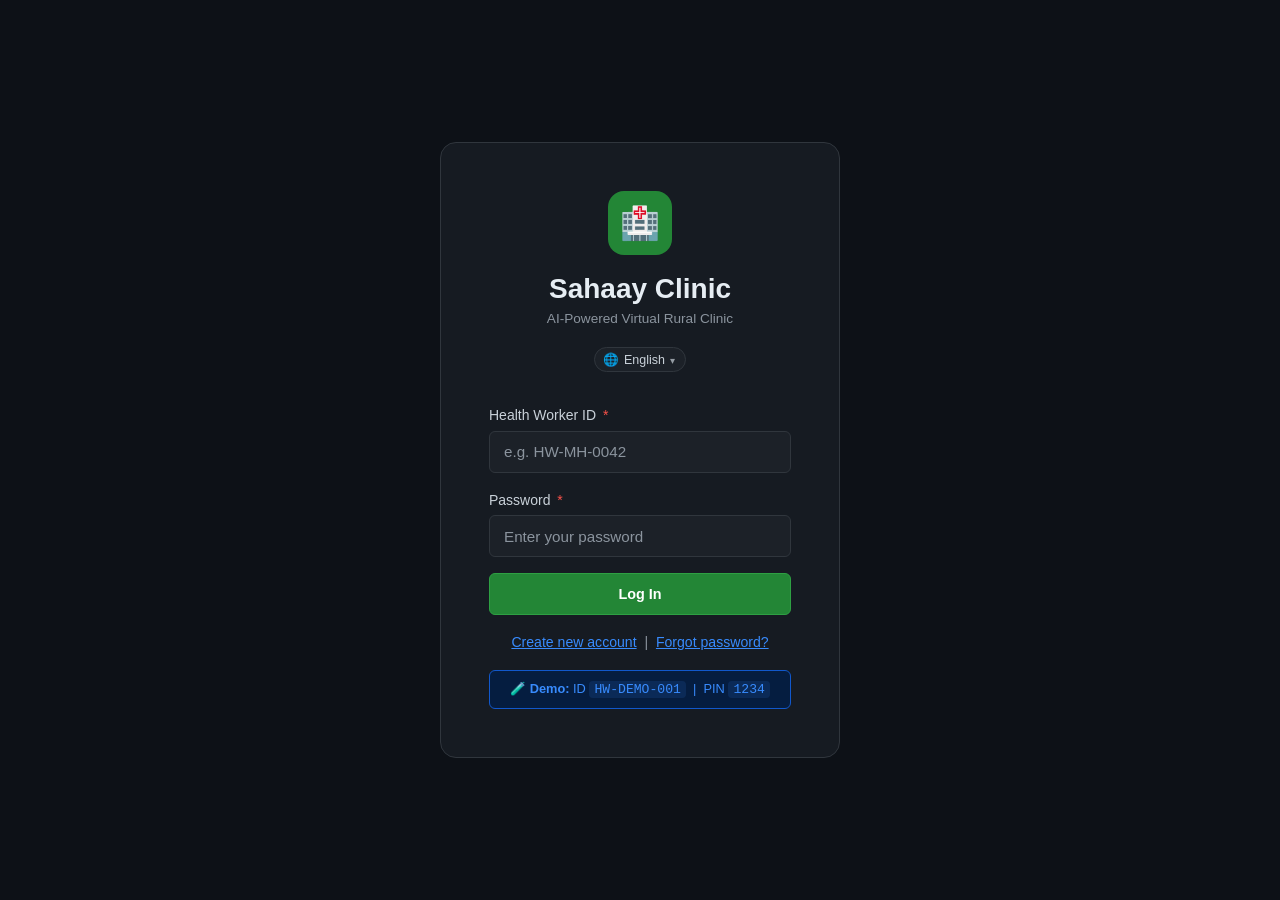
<file: index.html>
<!DOCTYPE html>
<html lang="en">
<head>
  <meta charset="UTF-8" />
  <meta name="viewport" content="width=device-width, initial-scale=1.0" />
  <meta name="description" content="Sahaay Clinic — AI-Powered Virtual Rural Clinic" />
  <title>Sahaay Clinic — Login &amp; Dashboard</title>
  <link rel="manifest" href="/manifest.json" />
  <meta name="theme-color" content="#238636" />
  <link rel="stylesheet" href="/css/style.css" />

  <!-- Google Translate Widget -->
  <script type="text/javascript">
    function googleTranslateElementInit() {
      new google.translate.TranslateElement(
        { pageLanguage: 'en', includedLanguages: 'hi,ta,bn,te,mr,gu,kn,ml,pa,ur,or,as,en',
          layout: google.translate.TranslateElement.InlineLayout.SIMPLE, autoDisplay: false },
        'google_translate_element_login'
      );
    }
  </script>
  <script src="//translate.google.com/translate_a/element.js?cb=googleTranslateElementInit"></script>
</head>

<body>

<!-- ====================================================
     LOGIN VIEW
===================================================== -->
<div id="login-view" class="login-wrapper">
  <div class="login-card">

    <div class="login-logo">
      <div class="logo-circle">🏥</div>
      <h1>Sahaay Clinic</h1>
      <p class="text-muted">AI-Powered Virtual Rural Clinic</p>
      <span class="lang-selector-mount" style="display:inline-flex; margin-top:10px;"></span>
    </div>

    <!-- Offline alert -->
    <div id="login-offline-alert" class="alert alert-warning hidden">
      <span class="alert-icon">📡</span>
      <div><strong>Offline Mode</strong><br><small>No internet. App works offline using cached data.</small></div>
    </div>

    <!-- ── AUTH PANELS ── -->

    <!-- LOGIN PANEL -->
    <div id="panel-login" class="auth-panel active">
      <form id="login-form" novalidate>
        <div class="form-group">
          <label class="form-label" for="worker-id">Health Worker ID <span class="required">*</span></label>
          <input type="text" id="worker-id" class="form-control" placeholder="e.g. HW-MH-0042" autocomplete="username" required />
          <span class="form-error">Please enter your Worker ID.</span>
        </div>
        <div class="form-group">
          <label class="form-label" for="worker-password">Password <span class="required">*</span></label>
          <input type="password" id="worker-password" class="form-control" placeholder="Enter your password" autocomplete="current-password" required />
          <span class="form-error">Please enter your password.</span>
        </div>
        <div id="login-error" class="alert alert-danger hidden">
          <span class="alert-icon">❌</span><span id="login-error-msg">Invalid credentials.</span>
        </div>
        <button type="submit" id="login-btn" class="btn btn-primary btn-full">Log In</button>
      </form>

      <div class="auth-toggle">
        <button onclick="showAuthPanel('panel-signup')">Create new account</button>
        &nbsp;|&nbsp;
        <button onclick="showAuthPanel('panel-forgot')">Forgot password?</button>
      </div>

      <div class="demo-hint" style="margin-top:var(--space-md);">
        🧪 <strong>Demo:</strong> ID <code>HW-DEMO-001</code> &nbsp;|&nbsp; PIN <code>1234</code>
      </div>
    </div>

    <!-- SIGNUP PANEL -->
    <div id="panel-signup" class="auth-panel">
      <h3 style="margin-bottom:var(--space-md);">Create Health Worker Account</h3>
      <form id="signup-form" novalidate>
        <div class="form-group">
          <label class="form-label" for="su-worker-id">Health Worker ID <span class="required">*</span></label>
          <input type="text" id="su-worker-id" class="form-control" placeholder="e.g. HW-UP-0042" required />
        </div>
        <div class="form-group">
          <label class="form-label" for="su-name">Full Name <span class="required">*</span></label>
          <input type="text" id="su-name" class="form-control" placeholder="Your full name" required />
        </div>
        <div class="form-group">
          <label class="form-label" for="su-email">Email Address <span class="required">*</span></label>
          <input type="email" id="su-email" class="form-control" placeholder="your@email.com" autocomplete="email" required />
          <span class="form-hint">Used for password recovery.</span>
        </div>
        <div class="form-group">
          <label class="form-label" for="su-password">Password <span class="required">*</span></label>
          <input type="password" id="su-password" class="form-control" placeholder="Minimum 6 characters" autocomplete="new-password" required />
        </div>
        <div class="form-group">
          <label class="form-label" for="su-phone">Phone (optional)</label>
          <input type="tel" id="su-phone" class="form-control" placeholder="10-digit number" maxlength="10" />
        </div>
        <div class="form-group">
          <label class="form-label" for="su-district">District (optional)</label>
          <input type="text" id="su-district" class="form-control" placeholder="e.g. Pune" />
        </div>
        <div id="signup-error" class="alert alert-danger hidden">
          <span class="alert-icon">❌</span><span id="signup-error-msg"></span>
        </div>
        <div id="signup-success" class="alert alert-success hidden">
          <span class="alert-icon">✅</span> Account created! Please log in.
        </div>
        <button type="submit" id="signup-btn" class="btn btn-primary btn-full">Create Account</button>
      </form>
      <div class="auth-toggle">
        <button onclick="showAuthPanel('panel-login')">← Back to Login</button>
      </div>
    </div>

    <!-- FORGOT PASSWORD PANEL -->
    <div id="panel-forgot" class="auth-panel">
      <h3 style="margin-bottom:var(--space-md);">Reset Password</h3>
      <p class="text-muted" style="font-size:0.88rem; margin-bottom:var(--space-md);">
        Enter your registered email. We will send a reset link.
      </p>
      <form id="forgot-form" novalidate>
        <div class="form-group">
          <label class="form-label" for="forgot-email">Email Address <span class="required">*</span></label>
          <input type="email" id="forgot-email" class="form-control" placeholder="your@email.com" required />
        </div>
        <div id="forgot-msg" class="alert hidden"></div>
        <button type="submit" id="forgot-btn" class="btn btn-primary btn-full">Send Reset Link</button>
      </form>
      <div class="auth-toggle">
        <button onclick="showAuthPanel('panel-login')">← Back to Login</button>
      </div>
    </div>

  </div><!-- .login-card -->
</div><!-- #login-view -->

<!-- ====================================================
     DASHBOARD VIEW
===================================================== -->
<div id="dashboard-view" class="hidden">

  <!-- Navbar -->
  <nav class="navbar" id="main-navbar">
    <a href="/index.html" class="navbar-brand">
      <div class="logo-icon">🏥</div>
      Sahaay Clinic
    </a>
    <button class="nav-hamburger" id="nav-hamburger" aria-label="Open navigation menu" onclick="toggleMobileNav()">☰</button>
    <ul class="navbar-nav" id="navbar-nav">
      <li><a href="/index.html" class="active">Dashboard</a></li>
      <li><a href="/intake.html">New Patient</a></li>
      <li><a href="/firstaid.html">First Aid</a></li>
      <li><a href="/doctor.html">Doctor Portal</a></li>
    </ul>
    <div class="navbar-actions">
      <span class="lang-selector-mount" style="margin-right:4px;"></span>
      <span id="network-status" class="status-indicator status-online">
        <span class="status-dot"></span> Online
      </span>
      <!-- Profile button (left of network status) -->
      <a href="/profile.html" class="profile-btn" id="profile-nav-btn" title="My Profile">
        <span class="profile-avatar">👤</span>
        <span class="profile-name" id="worker-name-display"></span>
      </a>
      <button onclick="handleLogout()" class="btn btn-secondary btn-sm">Logout</button>
    </div>
  </nav>

  <div class="page-container">
    <div class="page-header flex justify-between items-center">
      <div>
        <h1 class="page-title">Dashboard</h1>
        <p class="page-subtitle" id="today-date">Loading date…</p>
      </div>
      <a href="/intake.html" class="btn btn-primary">＋ New Patient</a>
    </div>

    <!-- STATS ROW -->
    <div class="grid-3 mb-lg">
      <div class="stat-card blue">
        <div class="stat-value" id="stat-total">—</div>
        <div class="stat-label">Total Patients Today</div>
      </div>
      <div class="stat-card amber">
        <div class="stat-value" id="stat-waiting">—</div>
        <div class="stat-label">Awaiting Triage</div>
      </div>
      <div class="stat-card green">
        <div class="stat-value" id="stat-completed">—</div>
        <div class="stat-label">Completed Today</div>
      </div>
    </div>

    <!-- AWAITING TRIAGE SECTION -->
    <div id="awaiting-triage-section">
      <div class="dashboard-section-title">⏳ Awaiting Triage</div>
      <div class="card" style="margin-bottom:var(--space-lg);">
        <div class="card-header">
          <span class="card-title">🔴 Patients Needing Assessment</span>
          <button onclick="loadQueue()" class="btn btn-secondary btn-sm">↻ Refresh</button>
        </div>
        <div class="card-body">
          <div id="awaiting-loading" class="text-center text-muted" style="padding:24px;">Loading…</div>
          <div id="awaiting-table-wrapper" class="hidden">
            <div class="table-scroll-wrapper">
              <table class="queue-table">
                <thead>
                  <tr><th>#</th><th>Patient Name</th><th>Age/Gender</th><th>Chief Complaint</th><th>Status</th><th>Time</th><th>Action</th></tr>
                </thead>
                <tbody id="awaiting-tbody"></tbody>
              </table>
            </div>
          </div>
          <div id="awaiting-empty" class="text-center text-muted hidden" style="padding:30px;">
            <div style="font-size:2rem; margin-bottom:8px;">✅</div>
            No patients awaiting triage.<br><small>Click "New Patient" to register.</small>
          </div>
        </div>
      </div>
    </div>

    <!-- COMPLETED SECTION -->
    <div id="completed-section">
      <div class="dashboard-section-title">✅ Completed</div>
      <div class="card">
        <div class="card-header">
          <span class="card-title">✅ Doctor-Verified Cases</span>
          <span class="badge badge-info" id="stat-verified-today" style="font-size:0.78rem;">— verified today</span>
        </div>
        <div class="card-body">
          <div id="completed-loading" class="text-center text-muted" style="padding:24px;">Loading…</div>
          <div id="completed-table-wrapper" class="hidden">
            <div class="table-scroll-wrapper">
              <table class="queue-table">
                <thead>
                  <tr><th>#</th><th>Patient Name</th><th>Age/Gender</th><th>Chief Complaint</th><th>Status</th><th>Time</th><th>Action</th></tr>
                </thead>
                <tbody id="completed-tbody"></tbody>
              </table>
            </div>
          </div>
          <div id="completed-empty" class="text-center text-muted hidden" style="padding:30px;">
            <div style="font-size:2rem; margin-bottom:8px;">📭</div>
            No completed cases yet today.
          </div>
        </div>
      </div>
    </div>

  </div><!-- .page-container -->
</div><!-- #dashboard-view -->

<!-- Floating offline badge -->
<div id="offline-queue-badge" class="offline-queue-badge" onclick="syncOfflineQueue()">
  📤 0 records pending sync
</div>

<script src="/js/app.js"></script>
<script src="/js/api.js"></script>

<script>
// ──────────────────────────────────────────────
// AUTH PANEL TOGGLE
// ──────────────────────────────────────────────
function showAuthPanel(id) {
  document.querySelectorAll('.auth-panel').forEach(p => p.classList.remove('active'));
  const el = document.getElementById(id);
  if (el) el.classList.add('active');
}

// ──────────────────────────────────────────────
// MOBILE NAV
// ──────────────────────────────────────────────
function toggleMobileNav() {
  const nav = document.getElementById('navbar-nav');
  const btn = document.getElementById('nav-hamburger');
  if (!nav) return;
  const isOpen = nav.classList.toggle('open');
  btn.textContent = isOpen ? '✕' : '☰';
}
document.addEventListener('click', function (e) {
  const nav = document.getElementById('navbar-nav');
  const btn = document.getElementById('nav-hamburger');
  if (!nav) return;
  if (!nav.contains(e.target) && e.target !== btn) {
    nav.classList.remove('open');
    if (btn) btn.textContent = '☰';
  }
});

// Stable browser/device identifier. It stays on this browser profile and is never sent as a secret.
function getDeviceId() {
  const key = 'sahaay_device_id';
  let id = localStorage.getItem(key);
  if (!id) {
    id = (crypto.randomUUID ? crypto.randomUUID() : 'dev-' + Date.now() + '-' + Math.random().toString(36).slice(2));
    localStorage.setItem(key, id);
  }
  return id;
}

// ──────────────────────────────────────────────
// PAGE INIT
// ──────────────────────────────────────────────
document.addEventListener('DOMContentLoaded', async function () {
  await initApp();

  if (!navigator.onLine) {
    document.getElementById('login-offline-alert').classList.remove('hidden');
  }

  // ── PERSISTENT SESSION: auto-login if a valid session exists ──
  const session = await getSession();
  if (session && session.workerId) {
    // Token may be empty (offline mode) — still restore the session
    showDashboard(session);
    // Still set the date (dashboard is now visible)
    const todayEl = document.getElementById('today-date');
    if (todayEl) todayEl.textContent =
      new Date().toLocaleDateString('en-IN', { weekday: 'long', year: 'numeric', month: 'long', day: 'numeric' });
    return; // skip showing login form
  }

  document.getElementById('today-date').textContent =
    new Date().toLocaleDateString('en-IN', { weekday: 'long', year: 'numeric', month: 'long', day: 'numeric' });
});

// ──────────────────────────────────────────────
// LOGIN FORM
// ──────────────────────────────────────────────
document.getElementById('login-form').addEventListener('submit', async function (e) {
  e.preventDefault();

  const workerIdEl  = document.getElementById('worker-id');
  const passwordEl  = document.getElementById('worker-password');
  const loginBtn    = document.getElementById('login-btn');
  const errorDiv    = document.getElementById('login-error');
  const errorMsg    = document.getElementById('login-error-msg');

  const workerId = workerIdEl.value.trim();
  const password = passwordEl.value;

  let valid = true;
  if (!workerId) { workerIdEl.classList.add('is-invalid'); valid = false; } else { workerIdEl.classList.remove('is-invalid'); }
  if (!password) { passwordEl.classList.add('is-invalid'); valid = false; } else { passwordEl.classList.remove('is-invalid'); }
  if (!valid) return;

  loginBtn.disabled = true;
  loginBtn.classList.add('loading');
  loginBtn.textContent = 'Logging in…';
  errorDiv.classList.add('hidden');

  try {
    // Allow demo login when offline or for testing
    if (workerId === 'HW-DEMO-001' && password === '1234') {
      const demoSession = { workerId, name: 'Demo Worker', role: 'health_worker', token: 'demo', refreshToken: '', email: '', deviceId: getDeviceId() };
      await saveSession(demoSession);
      showDashboard(demoSession);
      return;
    }

    const result = await apiLogin(workerId, password);

    if (result.success) {
      const sessionData = {
        workerId: result.worker_id || workerId,
        name:     result.name || workerId,
        role:     result.role || 'health_worker',
        token:    result.token || '',
        refreshToken: result.refresh_token || '',
        accessTokenExpiresAt: Date.now() + (Number(result.expires_in || 86400) * 1000),
        deviceId: getDeviceId(),
        email:    result.email || '',
        phone:    result.phone || '',
        district: result.district || '',
        doctorProfile: result.doctor_profile || null
      };
      await saveSession(sessionData);
      showDashboard(sessionData);
    } else {
      throw new Error(result.message || 'Invalid credentials.');
    }
  } catch (error) {
    if (error.offline) {
      const offlineSession = { workerId, name: workerId, role: 'health_worker', token: '', refreshToken: '', deviceId: getDeviceId() };
      await saveSession(offlineSession);
      showToast('⚠️ Offline mode — limited functionality.', 'warning');
      showDashboard(offlineSession);
    } else {
      errorMsg.textContent = error.message || 'Login failed. Please try again.';
      errorDiv.classList.remove('hidden');
    }
  } finally {
    loginBtn.disabled = false;
    loginBtn.classList.remove('loading');
    loginBtn.textContent = 'Log In';
  }
});

// ──────────────────────────────────────────────
// SIGNUP FORM
// ──────────────────────────────────────────────
document.getElementById('signup-form').addEventListener('submit', async function (e) {
  e.preventDefault();
  const workerId = document.getElementById('su-worker-id').value.trim();
  const name     = document.getElementById('su-name').value.trim();
  const email    = document.getElementById('su-email').value.trim();
  const password = document.getElementById('su-password').value;
  const phone    = document.getElementById('su-phone').value.trim();
  const district = document.getElementById('su-district').value.trim();

  const errDiv = document.getElementById('signup-error');
  const errMsg = document.getElementById('signup-error-msg');
  const sucDiv = document.getElementById('signup-success');
  errDiv.classList.add('hidden');
  sucDiv.classList.add('hidden');

  if (!workerId || !name || !email || !password) {
    errMsg.textContent = 'Worker ID, name, email, and password are required.';
    errDiv.classList.remove('hidden');
    return;
  }
  if (!/^[^\s@]+@[^\s@]+\.[^\s@]+$/.test(email)) {
    errMsg.textContent = 'Please enter a valid email address.';
    errDiv.classList.remove('hidden');
    return;
  }
  if (password.length < 6) {
    errMsg.textContent = 'Password must be at least 6 characters.';
    errDiv.classList.remove('hidden');
    return;
  }

  const btn = document.getElementById('signup-btn');
  btn.disabled = true; btn.textContent = 'Creating…';

  try {
    const result = await apiSignup(workerId, name, password, phone || null, district || null, email);
    if (result.success) {
      sucDiv.classList.remove('hidden');
      document.getElementById('signup-form').reset();
      // Pre-fill the login form with the new Worker ID
      document.getElementById('worker-id').value = workerId;
      setTimeout(() => showAuthPanel('panel-login'), 1500);
    } else {
      errMsg.textContent = result.message || 'Signup failed.';
      errDiv.classList.remove('hidden');
    }
  } catch (err) {
    errMsg.textContent = err.message || 'Signup failed. Please try again.';
    errDiv.classList.remove('hidden');
  } finally {
    btn.disabled = false; btn.textContent = 'Create Account';
  }
});

// ──────────────────────────────────────────────
// FORGOT PASSWORD FORM
// ──────────────────────────────────────────────
document.getElementById('forgot-form').addEventListener('submit', async function (e) {
  e.preventDefault();
  const email   = document.getElementById('forgot-email').value.trim();
  const msgDiv  = document.getElementById('forgot-msg');
  const btn     = document.getElementById('forgot-btn');

  if (!email) { msgDiv.className = 'alert alert-danger'; msgDiv.textContent = 'Email is required.'; msgDiv.classList.remove('hidden'); return; }

  btn.disabled = true; btn.textContent = 'Sending…';
  msgDiv.classList.add('hidden');

  try {
    const result = await apiRequestPasswordReset(email);
    msgDiv.className = 'alert alert-success';
    msgDiv.textContent = result.message || 'Reset link sent if email is registered.';
    if (result.resetUrl) {
      const link = document.createElement('a');
      link.href = result.resetUrl; link.target = '_self'; link.textContent = ' Open password reset page';
      link.style.marginLeft = '8px';
      msgDiv.appendChild(link);
    }
    msgDiv.classList.remove('hidden');
  } catch (err) {
    msgDiv.className = 'alert alert-danger';
    msgDiv.textContent = err.message || 'Failed to send reset email.';
    msgDiv.classList.remove('hidden');
  } finally {
    btn.disabled = false; btn.textContent = 'Send Reset Link';
  }
});

// ──────────────────────────────────────────────
// SHOW DASHBOARD
// ──────────────────────────────────────────────
function showDashboard(session) {
  document.getElementById('login-view').classList.add('hidden');
  document.getElementById('dashboard-view').classList.remove('hidden');
  const nameEl = document.getElementById('worker-name-display');
  if (nameEl) nameEl.textContent = session.name || session.workerId || 'Worker';
  loadQueue();
  loadDashboardStats();
}

// ──────────────────────────────────────────────
// LOGOUT
// ──────────────────────────────────────────────
async function handleLogout() {
  try { await apiLogout(); } catch(e) {}
  await clearSession();
  document.getElementById('dashboard-view').classList.add('hidden');
  document.getElementById('login-view').classList.remove('hidden');
  showAuthPanel('panel-login');
  showToast('Logged out successfully.', 'info');
}

// ──────────────────────────────────────────────
// LOAD DASHBOARD STATS
// ──────────────────────────────────────────────
async function loadDashboardStats() {
  try {
    const stats = await apiGetDashboardStats();
    if (stats.success) {
      document.getElementById('stat-total').textContent     = stats.totalToday || 0;
      document.getElementById('stat-waiting').textContent   = stats.awaitingTriage || 0;
      document.getElementById('stat-completed').textContent = stats.completed || 0;
      const verEl = document.getElementById('stat-verified-today');
      if (verEl) verEl.textContent = (stats.verifiedToday || 0) + ' verified today';
    }
  } catch (e) {
    // Fallback: stats will be filled from queue data
  }
}

// ──────────────────────────────────────────────
// LOAD PATIENT QUEUE
// ──────────────────────────────────────────────
async function loadQueue() {
  const awaitingLoading = document.getElementById('awaiting-loading');
  const awaitingTable   = document.getElementById('awaiting-table-wrapper');
  const awaitingEmpty   = document.getElementById('awaiting-empty');
  const awaitingTbody   = document.getElementById('awaiting-tbody');

  const completedLoading = document.getElementById('completed-loading');
  const completedTable   = document.getElementById('completed-table-wrapper');
  const completedEmpty   = document.getElementById('completed-empty');
  const completedTbody   = document.getElementById('completed-tbody');

  // Reset
  awaitingLoading.classList.remove('hidden');  awaitingTable.classList.add('hidden');  awaitingEmpty.classList.add('hidden');
  completedLoading.classList.remove('hidden'); completedTable.classList.add('hidden'); completedEmpty.classList.add('hidden');

  let patients = [];

  try {
    const result = await apiGetQueue();
    patients = result.patients || [];
  } catch (error) {
    if (error.offline || !navigator.onLine) {
      patients = await getAllLocalPatients();
    } else {
      showToast('Failed to load queue: ' + (error.message || 'Error'), 'error');
    }
  }

  awaitingLoading.classList.add('hidden');
  completedLoading.classList.add('hidden');

  const waiting   = patients.filter(p => !p.status || p.status === 'waiting' || p.status === 'in_progress');
  const completed = patients.filter(p => p.status === 'completed' || p.status === 'referred');

  // Stats
  document.getElementById('stat-total').textContent     = patients.length;
  document.getElementById('stat-waiting').textContent   = waiting.length;
  document.getElementById('stat-completed').textContent = completed.length;

  // Build awaiting table
  if (waiting.length === 0) { awaitingEmpty.classList.remove('hidden'); }
  else {
    awaitingTbody.innerHTML = '';
    waiting.forEach(function (p, i) {
      const row = buildPatientRow(p, i + 1, 'row-waiting');
      awaitingTbody.appendChild(row);
    });
    awaitingTable.classList.remove('hidden');
  }

  // Build completed table
  if (completed.length === 0) { completedEmpty.classList.remove('hidden'); }
  else {
    completedTbody.innerHTML = '';
    completed.forEach(function (p, i) {
      const row = buildPatientRow(p, i + 1, 'row-completed');
      completedTbody.appendChild(row);
    });
    completedTable.classList.remove('hidden');
  }
}

function buildPatientRow(patient, index, rowClass) {
  let statusBadge;
  switch (patient.status) {
    case 'completed':  statusBadge = '<span class="badge badge-verified">✅ Completed</span>'; break;
    case 'critical':   statusBadge = '<span class="badge badge-critical">🔴 Critical</span>'; break;
    case 'referred':   statusBadge = '<span class="badge badge-info">🏥 Referred</span>'; break;
    case 'in_progress':statusBadge = '<span class="badge badge-info">🔵 In Progress</span>'; break;
    default:           statusBadge = '<span class="badge badge-muted">⏳ Waiting</span>';
  }
  const row = document.createElement('tr');
  if (rowClass) row.className = rowClass;
  row.innerHTML = `
    <td>${index}</td>
    <td>
      <div class="patient-name">${escapeHtml(patient.name || 'Unknown')}</div>
      <div class="patient-meta">${escapeHtml(patient.patientId || '')}</div>
    </td>
    <td>${escapeHtml(String(patient.age || '—'))} / ${escapeHtml(patient.gender || '—')}</td>
    <td style="max-width:180px; overflow:hidden; text-overflow:ellipsis; white-space:nowrap;" title="${escapeHtml(patient.chiefComplaint || '')}">
      ${escapeHtml((patient.chiefComplaint || '—').substring(0,60))}
    </td>
    <td>${statusBadge}</td>
    <td class="text-muted" style="font-size:0.82rem;">${formatDate(patient.createdAt)}</td>
    <td>
      <a href="/intake.html?id=${encodeURIComponent(patient.patientId || '')}" class="btn btn-ghost btn-sm">View →</a>
    </td>
  `;
  return row;
}

function escapeHtml(str) {
  const d = document.createElement('div');
  d.appendChild(document.createTextNode(String(str)));
  return d.innerHTML;
}
</script>
</body>
</html>
</file>
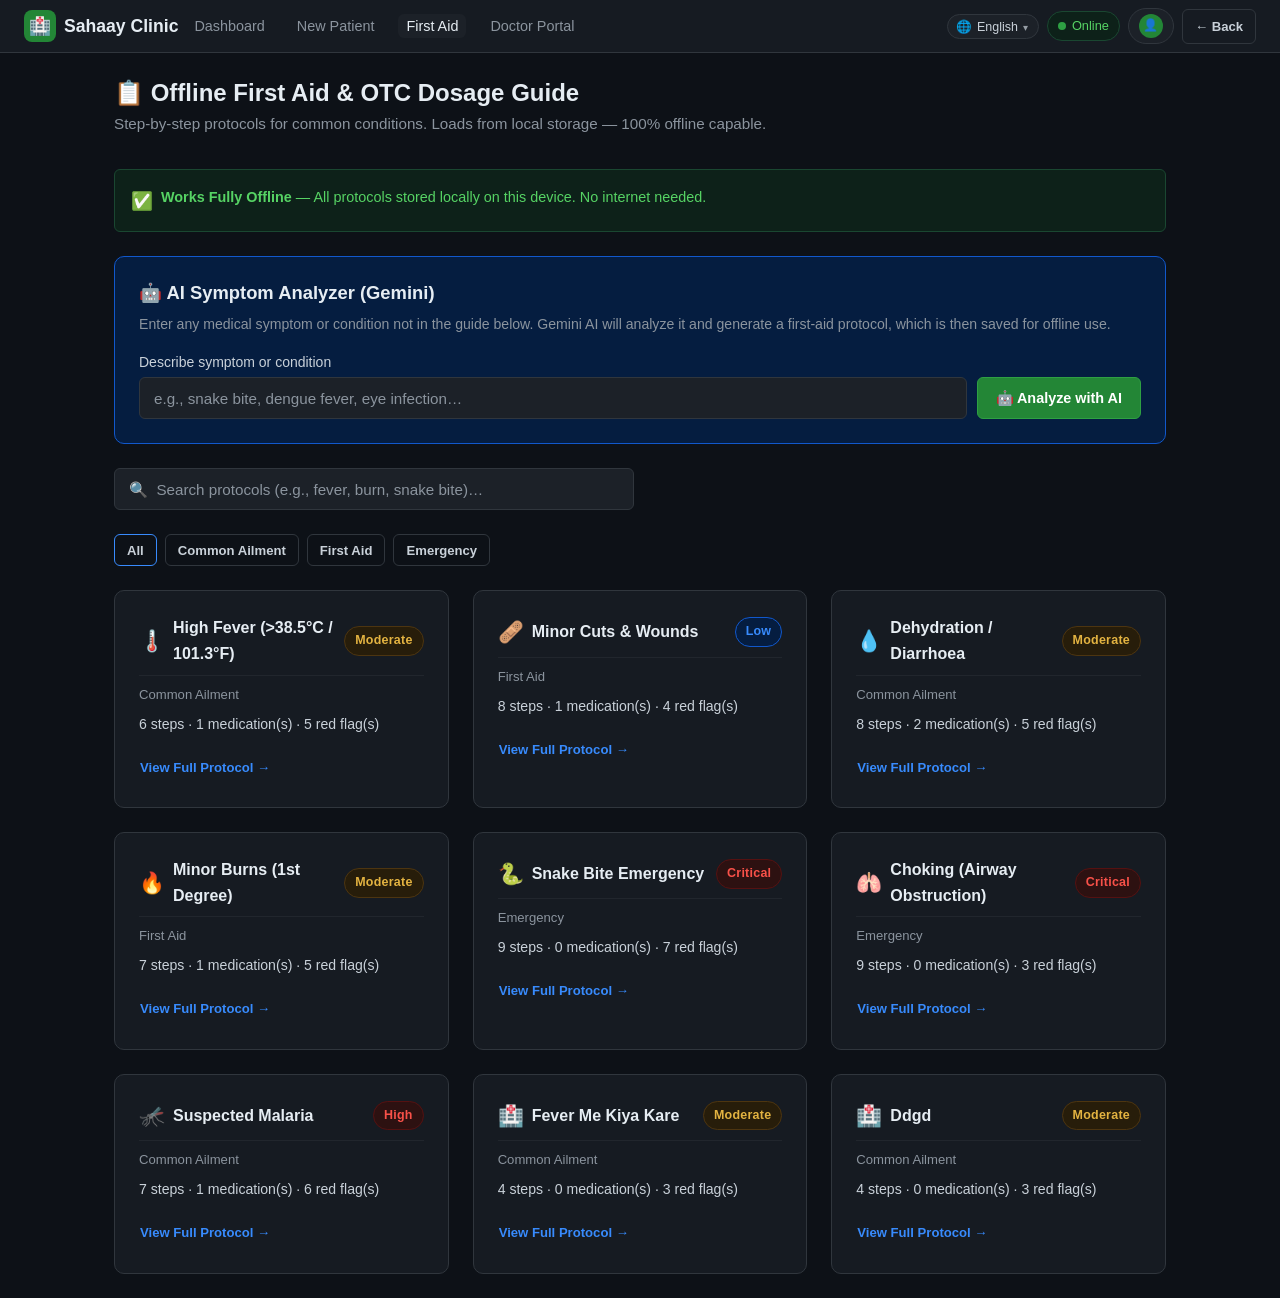
<file: firstaid.html>
<!DOCTYPE html>
<html lang="en">
<head>
  <meta charset="UTF-8" />
  <meta name="viewport" content="width=device-width, initial-scale=1.0" />
  <title>Sahaay Clinic — First Aid Guide</title>
  <link rel="manifest" href="/manifest.json" />
  <meta name="theme-color" content="#238636" />
  <link rel="stylesheet" href="/css/style.css" />
  <script type="text/javascript">
    function googleTranslateElementInit() {
      new google.translate.TranslateElement(
        { pageLanguage: 'en', includedLanguages: 'hi,ta,bn,te,mr,gu,kn,ml,pa,ur,or,as,en',
          layout: google.translate.TranslateElement.InlineLayout.SIMPLE, autoDisplay: false },
        'google_translate_element'
      );
    }
  </script>
  <script src="//translate.google.com/translate_a/element.js?cb=googleTranslateElementInit"></script>
</head>

<body>
  <!-- Navbar -->
  <nav class="navbar">
    <a href="/index.html" class="navbar-brand"><div class="logo-icon">🏥</div>Sahaay Clinic</a>
    <button class="nav-hamburger" id="nav-hamburger" aria-label="Open navigation menu" onclick="toggleMobileNav()">☰</button>
    <ul class="navbar-nav" id="navbar-nav">
      <li><a href="/index.html">Dashboard</a></li>
      <li><a href="/intake.html">New Patient</a></li>
      <li><a href="/firstaid.html" class="active">First Aid</a></li>
      <li><a href="/doctor.html">Doctor Portal</a></li>
    </ul>
    <div class="navbar-actions">
      <span class="lang-selector-mount"></span>
      <span id="network-status" class="status-indicator status-online"><span class="status-dot"></span> Online</span>
      <a href="/profile.html" class="profile-btn" title="My Profile"><span class="profile-avatar">👤</span></a>
      <a href="/index.html" class="btn btn-secondary btn-sm">← Back</a>
    </div>
  </nav>

  <div class="page-container">

    <div class="page-header">
      <h1 class="page-title">📋 Offline First Aid &amp; OTC Dosage Guide</h1>
      <p class="page-subtitle">Step-by-step protocols for common conditions. Loads from local storage — 100% offline capable.</p>
    </div>

    <div class="alert alert-success" style="margin-bottom:var(--space-lg);">
      <span class="alert-icon">✅</span>
      <div><strong>Works Fully Offline</strong> — All protocols stored locally on this device. No internet needed.</div>
    </div>

    <!-- ──────────────────────────────────────────
         AI SYMPTOM ANALYSIS (new symptom → Gemini)
    ────────────────────────────────────────── -->
    <div class="firstaid-ai-section">
      <h3 style="margin-bottom:var(--space-sm);">🤖 AI Symptom Analyzer (Gemini)</h3>
      <p class="text-muted" style="font-size:0.88rem; margin-bottom:var(--space-md);">
        Enter any medical symptom or condition not in the guide below. Gemini AI will analyze it and generate a first-aid protocol, which is then saved for offline use.
      </p>
      <form id="ai-symptom-form" style="display:flex; gap:10px; flex-wrap:wrap; align-items:flex-end;">
        <div class="form-group" style="flex:1; min-width:200px; margin-bottom:0;">
          <label class="form-label" for="ai-symptom-input">Describe symptom or condition</label>
          <input type="text" id="ai-symptom-input" class="form-control"
            placeholder="e.g., snake bite, dengue fever, eye infection…" />
        </div>
        <button type="submit" id="ai-analyze-btn" class="btn btn-primary" style="min-width:140px;">
          🤖 Analyze with AI
        </button>
      </form>

      <!-- Loading state -->
      <div id="ai-symptom-loading" style="display:none; margin-top:var(--space-md); color:var(--blue-light); font-size:0.9rem;">
        🤖 Analyzing with Gemini AI… (may take 5–10 seconds)
      </div>

      <!-- AI Result preview -->
      <div id="ai-result-preview" style="display:none; margin-top:var(--space-md);">
        <div class="alert alert-success" style="margin-bottom:0;">
          <span class="alert-icon">✅</span>
          <div>
            <strong id="ai-result-title">Protocol Generated</strong>
            <span class="protocol-new-badge" style="margin-left:8px;">NEW</span><br>
            <small id="ai-result-meta" style="color:inherit;"></small><br>
            <div style="margin-top:8px; display:flex; gap:8px; flex-wrap:wrap;">
              <button onclick="saveAndShowProtocol()" class="btn btn-primary btn-sm">💾 Save &amp; View Protocol</button>
              <button onclick="discardAiResult()" class="btn btn-secondary btn-sm">✕ Discard</button>
            </div>
          </div>
        </div>
      </div>
    </div>

    <!-- SEARCH BAR -->
    <div class="form-group" style="max-width:520px; margin-bottom:var(--space-lg);">
      <input type="search" id="protocol-search" class="form-control"
        placeholder="🔍  Search protocols (e.g., fever, burn, snake bite)…"
        oninput="filterProtocols(this.value)" />
    </div>

    <!-- CATEGORY FILTERS -->
    <div id="category-filters" class="flex gap-sm" style="flex-wrap:wrap; margin-bottom:var(--space-lg);"></div>

    <!-- LOADING -->
    <div id="protocols-loading" class="text-center text-muted" style="padding:48px;">
      <div style="font-size:2rem; margin-bottom:12px;">📋</div>
      Loading protocols…
    </div>

    <!-- ERROR -->
    <div id="protocols-error" class="alert alert-danger hidden">
      <span class="alert-icon">❌</span>
      <div><strong>Failed to Load Protocols</strong><br><span id="protocols-error-msg">Unknown error</span></div>
    </div>

    <!-- PROTOCOL CARDS GRID -->
    <div id="protocols-grid" style="display:grid; grid-template-columns:repeat(auto-fill, minmax(300px,1fr)); gap:var(--space-lg);"></div>

    <!-- NO RESULTS -->
    <div id="no-results" class="text-center text-muted hidden" style="padding:48px;">
      <div style="font-size:2rem; margin-bottom:12px;">🔍</div>
      <strong>No protocols match your search.</strong><br>
      <small>Try a different keyword or use the AI Analyzer above.</small>
    </div>

    <!-- DETAIL PANEL -->
    <div id="detail-panel" class="hidden" style="margin-top:var(--space-xl);">
      <div class="card">
        <div class="card-header">
          <span id="detail-title" class="card-title" style="font-size:1.1rem;"></span>
          <div class="flex gap-sm items-center">
            <span id="detail-urgency-badge" class="badge"></span>
            <button onclick="closeDetail()" class="btn btn-secondary btn-sm">✕ Close</button>
          </div>
        </div>
        <div class="card-body">

          <div class="tabs">
            <button class="tab-btn active" onclick="switchTab(this,'detail-tab-steps')">📋 Steps</button>
            <button class="tab-btn" onclick="switchTab(this,'detail-tab-meds')">💊 OTC Medications</button>
            <button class="tab-btn" onclick="switchTab(this,'detail-tab-flags')">🚨 Red Flags</button>
          </div>

          <div id="detail-tab-steps" class="tab-panel active">
            <ol id="detail-steps" class="steps-list"></ol>
          </div>

          <div id="detail-tab-meds" class="tab-panel">
            <div id="detail-meds-content"></div>
          </div>

          <div id="detail-tab-flags" class="tab-panel">
            <div class="alert alert-danger" style="margin-bottom:var(--space-md);">
              <span class="alert-icon">🚨</span>
              <div><strong>Refer Immediately if any of these signs are present:</strong></div>
            </div>
            <ul id="detail-red-flags" class="red-flags-list"></ul>
            <div class="card" style="margin-top:var(--space-md); background:var(--red-bg); border-color:var(--red-border);">
              <strong style="color:var(--red-light);">Refer if:</strong>
              <p id="detail-refer-if" style="color:var(--text-secondary); margin-top:4px; margin-bottom:0;"></p>
            </div>
          </div>

        </div>
        <div class="card-footer">
          <button onclick="window.print()" class="btn btn-secondary btn-sm">🖨 Print Protocol</button>
          <a href="/intake.html" class="btn btn-primary btn-sm">➕ New Patient</a>
        </div>
      </div>
    </div>

  </div><!-- .page-container -->

  <!-- Floating offline badge -->
  <div id="offline-queue-badge" class="offline-queue-badge" onclick="syncOfflineQueue()">📤 0 records pending sync</div>

  <script src="/js/app.js"></script>
  <script src="/js/api.js"></script>

  <script>
  // ──────────────────────────────────────────────
  // MOBILE NAV
  // ──────────────────────────────────────────────
  function toggleMobileNav() {
    const nav = document.getElementById('navbar-nav');
    const btn = document.getElementById('nav-hamburger');
    if (!nav) return;
    const open = nav.classList.toggle('open');
    btn.textContent = open ? '✕' : '☰';
  }
  document.addEventListener('click', function (e) {
    const nav = document.getElementById('navbar-nav');
    const btn = document.getElementById('nav-hamburger');
    if (!nav) return;
    if (!nav.contains(e.target) && e.target !== btn) {
      nav.classList.remove('open');
      if (btn) btn.textContent = '☰';
    }
  });

  let allProtocols   = [];
  let activeCategory = 'All';
  let pendingAiProtocol = null; // temp store for AI-generated protocol before save

  // ──────────────────────────────────────────────
  // INIT
  // ──────────────────────────────────────────────
  document.addEventListener('DOMContentLoaded', async function () {
    await initApp();
    await loadProtocols();
  });

  // ──────────────────────────────────────────────
  // LOAD PROTOCOLS FROM LOCAL JSON
  // ──────────────────────────────────────────────
  async function loadProtocols() {
    try {
      const response = await fetch('/data/protocols.json');
      if (!response.ok) throw new Error('Failed to load protocols.json (HTTP ' + response.status + ')');
      const data = await response.json();
      allProtocols = data.protocols || [];
      document.getElementById('protocols-loading').classList.add('hidden');
      buildCategoryFilters(allProtocols);
      renderProtocolCards(allProtocols);
    } catch (error) {
      console.error('[FirstAid] Failed to load protocols:', error);
      document.getElementById('protocols-loading').classList.add('hidden');
      document.getElementById('protocols-error').classList.remove('hidden');
      document.getElementById('protocols-error-msg').textContent = error.message;
    }
  }

  // ──────────────────────────────────────────────
  // AI SYMPTOM ANALYSIS
  // ──────────────────────────────────────────────
  document.getElementById('ai-symptom-form').addEventListener('submit', async function (e) {
    e.preventDefault();

    const symptom = document.getElementById('ai-symptom-input').value.trim();
    if (!symptom) { showToast('Please enter a symptom or condition to analyze.', 'error'); return; }

    // Check if it already exists locally
    const existingLocal = allProtocols.find(p =>
      p.title.toLowerCase().includes(symptom.toLowerCase()) ||
      (p.id || '').includes(symptom.toLowerCase().replace(/\s+/g,'_'))
    );
    if (existingLocal) {
      showDetail(existingLocal);
      showToast('📋 Found existing protocol for this symptom.', 'info');
      return;
    }

    const btn = document.getElementById('ai-analyze-btn');
    btn.disabled = true; btn.textContent = '🔄 Analyzing…';
    document.getElementById('ai-symptom-loading').style.display = 'block';
    document.getElementById('ai-result-preview').style.display = 'none';

    try {
      let protocol;

      if (navigator.onLine) {
        const result = await apiFirstAidAnalyze(symptom);
        protocol = result.protocol;
        if (result.cached) {
          showToast('📋 Protocol found in database.', 'info');
        }
      } else {
        // Offline fallback: basic protocol
        protocol = {
          id: symptom.toLowerCase().replace(/\s+/g,'_').substring(0,30),
          title: symptom.charAt(0).toUpperCase() + symptom.slice(1),
          category: 'Common Ailment',
          icon: '🏥',
          urgency: 'moderate',
          steps: [
            'Keep the patient calm and comfortable.',
            'Monitor vital signs (temperature, pulse, breathing).',
            'Ensure the patient is well hydrated.',
            'Isolate the patient if symptoms may be infectious.',
            'If symptoms worsen or do not improve in 24 hours, seek medical attention immediately.',
          ],
          otc_medications: [],
          red_flags: ['High fever (>40°C)', 'Difficulty breathing', 'Loss of consciousness', 'Severe pain'],
          refer_if: 'Symptoms persist beyond 48 hours or any red flag sign is present.',
          _ai_generated: false,
          _offline: true
        };
        showToast('⚠️ Offline — basic protocol generated.', 'warning');
      }

      if (!protocol) throw new Error('No protocol data returned.');

      pendingAiProtocol = protocol;

      document.getElementById('ai-result-title').textContent = protocol.title || symptom;
      document.getElementById('ai-result-meta').textContent  =
        `Category: ${protocol.category} | Urgency: ${protocol.urgency} | ${(protocol.steps || []).length} steps`;

      document.getElementById('ai-symptom-loading').style.display = 'none';
      document.getElementById('ai-result-preview').style.display  = 'block';

    } catch (error) {
      document.getElementById('ai-symptom-loading').style.display = 'none';
      showToast('AI analysis failed: ' + (error.message || 'Please try again.'), 'error');
    } finally {
      btn.disabled = false; btn.textContent = '🤖 Analyze with AI';
    }
  });

  async function saveAndShowProtocol() {
    if (!pendingAiProtocol) return;

    // Add to local list
    const existsIdx = allProtocols.findIndex(p => p.id === pendingAiProtocol.id);
    if (existsIdx >= 0) {
      allProtocols[existsIdx] = pendingAiProtocol;
    } else {
      allProtocols.push(pendingAiProtocol);
    }

    // Save to backend (updates protocols.json for offline use)
    if (navigator.onLine) {
      try {
        await apiFirstAidSave(pendingAiProtocol);
        showToast('✅ Protocol saved to offline database.', 'success');
      } catch (err) {
        showToast('⚠️ Protocol added locally but could not save to server.', 'warning');
      }
    }

    // Refresh UI
    buildCategoryFilters(allProtocols);
    renderProtocolCards(allProtocols);

    // Show the new protocol detail
    showDetail(pendingAiProtocol);
    discardAiResult();
    document.getElementById('ai-symptom-input').value = '';
  }

  function discardAiResult() {
    pendingAiProtocol = null;
    document.getElementById('ai-result-preview').style.display = 'none';
  }

  // ──────────────────────────────────────────────
  // CATEGORY FILTERS
  // ──────────────────────────────────────────────
  function buildCategoryFilters(protocols) {
    const categories = ['All', ...new Set(protocols.map(p => p.category))];
    const container  = document.getElementById('category-filters');
    container.innerHTML = '';

    categories.forEach(function (cat) {
      const btn = document.createElement('button');
      btn.className = 'btn btn-secondary btn-sm' + (cat === activeCategory ? ' btn-active-filter' : '');
      btn.textContent = cat;
      btn.style.border = cat === activeCategory ? '1px solid var(--blue-light)' : '1px solid var(--border)';
      btn.onclick = function () {
        activeCategory = cat;
        container.querySelectorAll('button').forEach(b => b.style.border = '1px solid var(--border)');
        btn.style.border = '1px solid var(--blue-light)';
        filterProtocols(document.getElementById('protocol-search').value);
      };
      container.appendChild(btn);
    });
  }

  // ──────────────────────────────────────────────
  // RENDER PROTOCOL CARDS
  // ──────────────────────────────────────────────
  function renderProtocolCards(protocols) {
    const grid  = document.getElementById('protocols-grid');
    const noRes = document.getElementById('no-results');
    grid.innerHTML = '';

    if (protocols.length === 0) { noRes.classList.remove('hidden'); return; }
    noRes.classList.add('hidden');

    protocols.forEach(function (protocol) {
      const badgeClass = {
        'critical': 'badge-critical', 'high': 'badge-critical',
        'moderate': 'badge-ai-draft', 'low': 'badge-info'
      }[protocol.urgency] || 'badge-muted';

      const isNew = protocol._ai_generated;

      const card = document.createElement('div');
      card.className = 'card';
      card.style.cursor = 'pointer';
      card.innerHTML = `
        <div class="card-header" style="padding-bottom:var(--space-sm); margin-bottom:var(--space-sm);">
          <span class="card-title">
            <span style="font-size:1.3rem;">${protocol.icon || '📋'}</span>
            ${protocol.title}
            ${isNew ? '<span class="protocol-new-badge" style="margin-left:6px;">AI</span>' : ''}
          </span>
          <span class="badge ${badgeClass}" style="text-transform:capitalize;">${protocol.urgency || 'N/A'}</span>
        </div>
        <div style="font-size:0.82rem; color:var(--text-muted); margin-bottom:var(--space-sm);">${protocol.category}</div>
        <div style="font-size:0.88rem; color:var(--text-secondary);">
          ${(protocol.steps || []).length} steps ·
          ${(protocol.otc_medications || []).length} medication(s) ·
          ${(protocol.red_flags || []).length} red flag(s)
        </div>
        <div style="margin-top:var(--space-md);">
          <button class="btn btn-ghost btn-sm" style="padding-left:0;">View Full Protocol →</button>
        </div>
      `;
      card.addEventListener('click', () => showDetail(protocol));
      grid.appendChild(card);
    });
  }

  // ──────────────────────────────────────────────
  // FILTER PROTOCOLS
  // ──────────────────────────────────────────────
  function filterProtocols(searchTerm) {
    const term = (searchTerm || '').toLowerCase().trim();
    const filtered = allProtocols.filter(function (p) {
      const catMatch  = activeCategory === 'All' || p.category === activeCategory;
      const textMatch = !term ||
        p.title.toLowerCase().includes(term) ||
        p.category.toLowerCase().includes(term) ||
        (p.steps || []).some(s => s.toLowerCase().includes(term)) ||
        (p.red_flags || []).some(f => f.toLowerCase().includes(term));
      return catMatch && textMatch;
    });
    renderProtocolCards(filtered);
  }

  // ──────────────────────────────────────────────
  // SHOW DETAIL PANEL
  // ──────────────────────────────────────────────
  function showDetail(protocol) {
    document.getElementById('detail-title').textContent = (protocol.icon || '') + ' ' + protocol.title;

    const badgeClass = {
      'critical': 'badge-critical', 'high': 'badge-critical',
      'moderate': 'badge-ai-draft', 'low': 'badge-info'
    }[protocol.urgency] || 'badge-muted';

    const urgencyBadge = document.getElementById('detail-urgency-badge');
    urgencyBadge.className = 'badge ' + badgeClass;
    urgencyBadge.textContent = protocol.urgency
      ? protocol.urgency.charAt(0).toUpperCase() + protocol.urgency.slice(1)
      : 'Unknown';

    // Steps
    const stepsList = document.getElementById('detail-steps');
    stepsList.innerHTML = '';
    (protocol.steps || []).forEach(function (step) {
      const li = document.createElement('li');
      li.innerHTML = step.startsWith('  →')
        ? `<span style="color:var(--text-muted);">${step.trim()}</span>`
        : step;
      stepsList.appendChild(li);
    });

    // Medications
    const medsContainer = document.getElementById('detail-meds-content');
    medsContainer.innerHTML = '';
    if (!protocol.otc_medications || protocol.otc_medications.length === 0) {
      medsContainer.innerHTML = `<div class="alert alert-info"><span class="alert-icon">ℹ️</span>No OTC medications for this protocol. Refer to a doctor for treatment.</div>`;
    } else {
      protocol.otc_medications.forEach(function (med) {
        const medCard = document.createElement('div');
        medCard.className = 'card';
        medCard.style.marginBottom = 'var(--space-md)';
        medCard.innerHTML = `
          <h4 style="margin-bottom:var(--space-md); color:var(--text-primary);">💊 ${med.name}</h4>
          <div class="form-row">
            <div><div class="form-label">Adult Dose</div><div style="font-size:0.9rem; color:var(--text-secondary);">${med.adult_dose}</div></div>
            <div><div class="form-label">Child Dose</div><div style="font-size:0.9rem; color:var(--text-secondary);">${med.child_dose}</div></div>
          </div>
          <div class="alert alert-warning" style="margin-top:var(--space-md); margin-bottom:0;">
            <span class="alert-icon">⚠️</span><div><strong>Warning:</strong> ${med.warning}</div>
          </div>
        `;
        medsContainer.appendChild(medCard);
      });
    }

    // Red Flags
    const flagsList = document.getElementById('detail-red-flags');
    flagsList.innerHTML = '';
    (protocol.red_flags || []).forEach(function (flag) {
      const li = document.createElement('li'); li.textContent = flag; flagsList.appendChild(li);
    });
    document.getElementById('detail-refer-if').textContent = protocol.refer_if || 'Consult a doctor if condition does not improve.';

    // Reset to first tab
    document.querySelector('#detail-panel .tab-btn').click();

    const panel = document.getElementById('detail-panel');
    panel.classList.remove('hidden');
    panel.scrollIntoView({ behavior: 'smooth', block: 'start' });
  }

  function closeDetail() {
    document.getElementById('detail-panel').classList.add('hidden');
    window.scrollTo({ top: 0, behavior: 'smooth' });
  }
  </script>
</body>
</html>
</file>
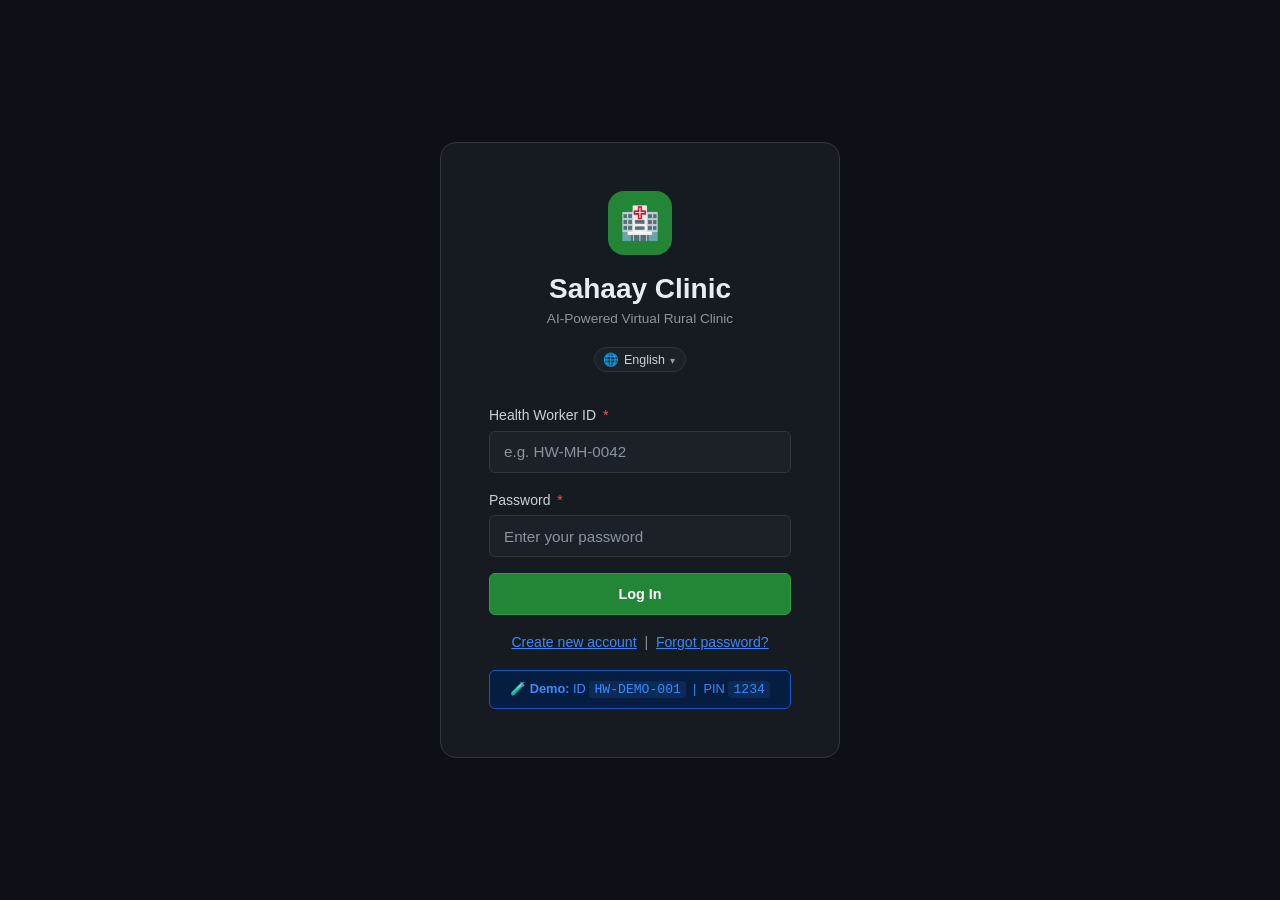
<file: profile.html>
<!DOCTYPE html>
<html lang="en">
<head>
  <meta charset="UTF-8" />
  <meta name="viewport" content="width=device-width, initial-scale=1.0" />
  <title>Sahaay Clinic — My Profile</title>
  <link rel="manifest" href="/manifest.json" />
  <meta name="theme-color" content="#238636" />
  <link rel="stylesheet" href="/css/style.css" />
  <script type="text/javascript">
    function googleTranslateElementInit() {
      new google.translate.TranslateElement(
        { pageLanguage: 'en', includedLanguages: 'hi,ta,bn,te,mr,gu,kn,ml,pa,ur,or,as,en',
          layout: google.translate.TranslateElement.InlineLayout.SIMPLE, autoDisplay: false },
        'google_translate_element'
      );
    }
  </script>
  <script src="//translate.google.com/translate_a/element.js?cb=googleTranslateElementInit"></script>
</head>
<body>

  <!-- Navbar -->
  <nav class="navbar">
    <a href="/index.html" class="navbar-brand"><div class="logo-icon">🏥</div>Sahaay Clinic</a>
    <button class="nav-hamburger" id="nav-hamburger" aria-label="Open navigation menu" onclick="toggleMobileNav()">☰</button>
    <ul class="navbar-nav" id="navbar-nav">
      <li><a href="/index.html">Dashboard</a></li>
      <li><a href="/intake.html">New Patient</a></li>
      <li><a href="/firstaid.html">First Aid</a></li>
      <li><a href="/doctor.html">Doctor Portal</a></li>
    </ul>
    <div class="navbar-actions">
      <span class="lang-selector-mount"></span>
      <span id="network-status" class="status-indicator status-online"><span class="status-dot"></span> Online</span>
      <a href="/profile.html" class="profile-btn active" title="My Profile"><span class="profile-avatar">👤</span></a>
      <a href="/index.html" class="btn btn-secondary btn-sm">← Back</a>
    </div>
  </nav>

  <div class="page-container" style="max-width:680px;">
    <div class="page-header">
      <h1 class="page-title">👤 My Profile</h1>
      <p class="page-subtitle">Health worker account information and app settings.</p>
    </div>

    <!-- Profile Card -->
    <div class="card" style="margin-bottom:var(--space-lg);">
      <div class="card-header">
        <span class="card-title">Account Details</span>
        <span class="badge badge-info" id="profile-role-badge">Health Worker</span>
      </div>
      <div class="card-body">
        <div style="display:flex; align-items:center; gap:var(--space-lg); margin-bottom:var(--space-lg); flex-wrap:wrap;">
          <div style="width:72px; height:72px; background:var(--green); border-radius:50%; display:flex; align-items:center; justify-content:center; font-size:2.2rem; flex-shrink:0;">👤</div>
          <div>
            <div id="profile-name" style="font-size:1.3rem; font-weight:700; color:var(--text-primary);">—</div>
            <div id="profile-worker-id" style="font-family:var(--font-mono); font-size:0.85rem; color:var(--text-muted); margin-top:4px;"></div>
          </div>
        </div>

        <div class="form-row">
          <div>
            <div class="form-label">Phone</div>
            <div id="profile-phone" style="color:var(--text-secondary); font-size:0.9rem;">—</div>
          </div>
          <div>
            <div class="form-label">District</div>
            <div id="profile-district" style="color:var(--text-secondary); font-size:0.9rem;">—</div>
          </div>
        </div>

        <div style="margin-top:var(--space-md);">
          <div class="form-label">Account Status</div>
          <span class="badge badge-verified">✅ Active</span>
        </div>
      </div>
    </div>

    <!-- App Settings -->
    <div class="card" style="margin-bottom:var(--space-lg);">
      <div class="card-header"><span class="card-title">⚙️ App Settings</span></div>
      <div class="card-body">

        <div class="form-group">
          <div class="form-label">Offline Storage Status</div>
          <div id="storage-info" class="text-muted" style="font-size:0.88rem;">Checking…</div>
        </div>

        <div class="form-group">
          <div class="form-label">Network Status</div>
          <span id="profile-network" class="status-indicator status-online"><span class="status-dot"></span> Online</span>
        </div>

        <div class="form-group" style="margin-bottom:0;">
          <div class="form-label">Service Worker Cache</div>
          <div style="display:flex; gap:8px; flex-wrap:wrap; margin-top:4px;">
            <button onclick="clearCacheAndReload()" class="btn btn-secondary btn-sm">🔄 Clear Cache &amp; Reload</button>
            <button onclick="syncOfflineQueue()" class="btn btn-secondary btn-sm">📤 Sync Offline Queue</button>
          </div>
        </div>
      </div>
    </div>

    <!-- Change Password -->
    <div class="card" style="margin-bottom:var(--space-lg);">
      <div class="card-header"><span class="card-title">🔑 Change Password</span></div>
      <div class="card-body">
        <form id="change-password-form" novalidate>
          <div class="form-group">
            <label class="form-label" for="cp-current">Current Password</label>
            <input type="password" id="cp-current" class="form-control" placeholder="Enter current password" />
          </div>
          <div class="form-group">
            <label class="form-label" for="cp-new">New Password</label>
            <input type="password" id="cp-new" class="form-control" placeholder="Minimum 6 characters" />
          </div>
          <div class="form-group">
            <label class="form-label" for="cp-confirm">Confirm New Password</label>
            <input type="password" id="cp-confirm" class="form-control" placeholder="Repeat new password" />
          </div>
          <div id="cp-msg" class="alert hidden"></div>
          <button type="submit" id="cp-btn" class="btn btn-primary">Update Password</button>
        </form>
      </div>
    </div>

    <!-- Logout -->
    <div class="card">
      <div class="card-body" style="text-align:center; padding:var(--space-lg);">
        <p class="text-muted" style="margin-bottom:var(--space-md); font-size:0.9rem;">Ready to log out? Your offline data will remain safe on this device.</p>
        <button onclick="handleLogout()" class="btn btn-danger">🚪 Log Out</button>
      </div>
    </div>

  </div><!-- .page-container -->

  <div id="offline-queue-badge" class="offline-queue-badge" onclick="syncOfflineQueue()">📤 0 records pending sync</div>

  <script src="/js/app.js"></script>
  <script src="/js/api.js"></script>

  <script>
  function toggleMobileNav() {
    const nav = document.getElementById('navbar-nav');
    const btn = document.getElementById('nav-hamburger');
    if (!nav) return;
    const open = nav.classList.toggle('open');
    btn.textContent = open ? '✕' : '☰';
  }
  document.addEventListener('click', function (e) {
    const nav = document.getElementById('navbar-nav');
    const btn = document.getElementById('nav-hamburger');
    if (!nav) return;
    if (!nav.contains(e.target) && e.target !== btn) { nav.classList.remove('open'); if (btn) btn.textContent = '☰'; }
  });

  document.addEventListener('DOMContentLoaded', async function () {
    await initApp();

    // Load session
    const session = await getSession();
    if (!session) { window.location.href = '/index.html'; return; }

    document.getElementById('profile-name').textContent      = session.name || session.workerId || 'Worker';
    document.getElementById('profile-worker-id').textContent = 'ID: ' + (session.workerId || '—');
    document.getElementById('profile-role-badge').textContent = session.role || 'Health Worker';
    document.getElementById('profile-phone').textContent     = session.phone || 'Not provided';
    document.getElementById('profile-district').textContent  = session.district || 'Not provided';

    // Offline patients count
    try {
      const patients = await getAllLocalPatients();
      const queue    = await getOfflineQueue();
      document.getElementById('storage-info').textContent =
        `${patients.length} patient(s) cached · ${queue.length} sync pending`;
    } catch (e) {
      document.getElementById('storage-info').textContent = 'Unable to read storage';
    }
  });

  document.getElementById('change-password-form').addEventListener('submit', async function (e) {
    e.preventDefault();
    const current  = document.getElementById('cp-current').value;
    const newPwd   = document.getElementById('cp-new').value;
    const confirm  = document.getElementById('cp-confirm').value;
    const msgDiv   = document.getElementById('cp-msg');
    const btn      = document.getElementById('cp-btn');

    msgDiv.classList.add('hidden');

    if (!current || !newPwd || !confirm) {
      msgDiv.className = 'alert alert-danger'; msgDiv.textContent = 'All fields are required.'; msgDiv.classList.remove('hidden'); return;
    }
    if (newPwd.length < 6) {
      msgDiv.className = 'alert alert-danger'; msgDiv.textContent = 'New password must be at least 6 characters.'; msgDiv.classList.remove('hidden'); return;
    }
    if (newPwd !== confirm) {
      msgDiv.className = 'alert alert-danger'; msgDiv.textContent = 'Passwords do not match.'; msgDiv.classList.remove('hidden'); return;
    }

    btn.disabled = true; btn.textContent = 'Updating…';
    try {
      // This endpoint doesn't exist yet but follows the pattern
      const res = await makeRequest('/auth/change_password', {
        method: 'POST',
        body: JSON.stringify({ current_password: current, new_password: newPwd })
      });
      if (res.success) {
        msgDiv.className = 'alert alert-success'; msgDiv.textContent = '✅ Password updated successfully.';
        document.getElementById('change-password-form').reset();
      } else {
        throw new Error(res.message || 'Update failed.');
      }
    } catch (err) {
      msgDiv.className = 'alert alert-danger'; msgDiv.textContent = err.message || 'Failed to update password.';
    } finally {
      msgDiv.classList.remove('hidden');
      btn.disabled = false; btn.textContent = 'Update Password';
    }
  });

  async function handleLogout() {
    try { await apiLogout(); } catch (e) {}
    await clearSession();
    window.location.href = '/index.html';
  }

  function clearCacheAndReload() {
    if ('serviceWorker' in navigator && navigator.serviceWorker.controller) {
      caches.keys().then(names => Promise.all(names.map(n => caches.delete(n))))
        .then(() => { showToast('Cache cleared. Reloading…', 'success'); setTimeout(() => window.location.reload(true), 800); });
    } else {
      window.location.reload(true);
    }
  }
  </script>
</body>
</html>
</file>
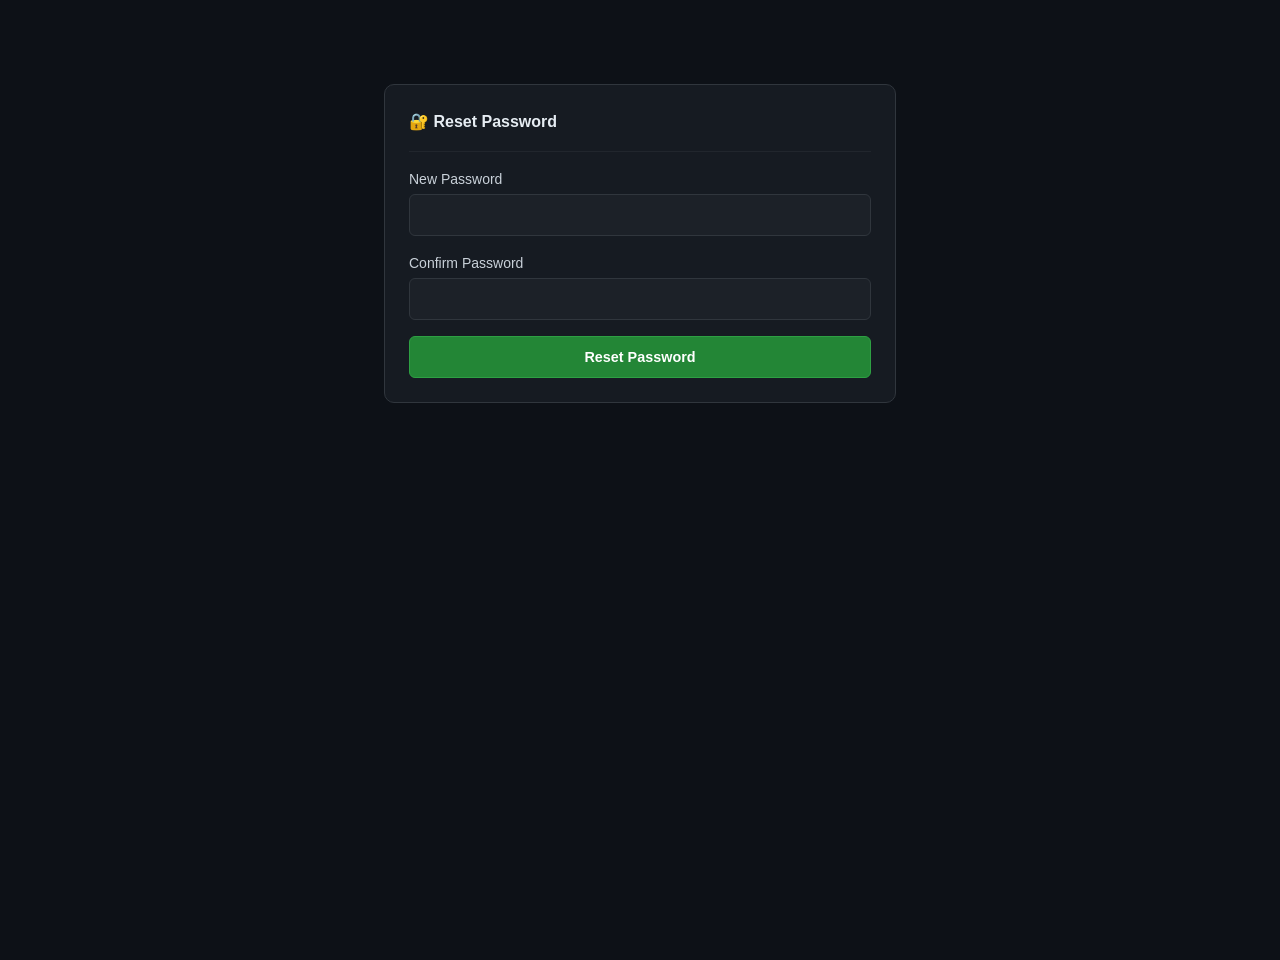
<file: reset-password.html>
<!doctype html>
<html lang="en"><head><meta charset="utf-8"><meta name="viewport" content="width=device-width,initial-scale=1"><title>Sahaay Clinic — Reset Password</title><link rel="stylesheet" href="/css/style.css"></head>
<body><main class="page-container" style="max-width:560px;margin:60px auto"><div class="card"><div class="card-header"><span class="card-title">🔐 Reset Password</span></div><div class="card-body"><form id="reset-form"><div class="form-group"><label class="form-label">New Password</label><input id="new-password" type="password" class="form-control" minlength="6" required></div><div class="form-group"><label class="form-label">Confirm Password</label><input id="confirm-password" type="password" class="form-control" minlength="6" required></div><div id="msg" class="alert hidden"></div><button id="btn" class="btn btn-primary btn-full">Reset Password</button></form></div></div></main><script src="/js/app.js"></script><script src="/js/api.js"></script><script>document.getElementById('reset-form').addEventListener('submit',async e=>{e.preventDefault();const p=document.getElementById('new-password').value,c=document.getElementById('confirm-password').value,m=document.getElementById('msg'),b=document.getElementById('btn');if(p.length<6||p!==c){m.className='alert alert-danger';m.textContent=p.length<6?'Password must be at least 6 characters.':'Passwords do not match.';m.classList.remove('hidden');return}const token=new URLSearchParams(location.search).get('token');if(!token){m.className='alert alert-danger';m.textContent='Reset token is missing.';m.classList.remove('hidden');return}b.disabled=true;try{const r=await apiResetPassword(token,p);m.className='alert '+(r.success?'alert-success':'alert-danger');m.textContent=r.message||'Done';m.classList.remove('hidden');if(r.success)setTimeout(()=>location.href='/index.html',1200)}catch(err){m.className='alert alert-danger';m.textContent=err.message||'Reset failed.';m.classList.remove('hidden')}finally{b.disabled=false}})</script></body></html>
</file>
<file: css/style.css>
/**
 * ============================================================
 * FILE: css/style.css  —  Sahaay Clinic Global Stylesheet
 * ============================================================
 * DESIGN PHILOSOPHY:
 *   - Dark theme to reduce eye strain during long shifts
 *   - High contrast text for readability in bright/dim conditions
 *   - Large tap targets for touch screens / mobile devices
 *   - Simple, clean layout — no distracting animations
 *   - Colour-coded clinical badges for safety (amber=AI, green=verified)
 *
 * COLOUR PALETTE:
 *   Background:   #0d1117  (very dark blue-grey)
 *   Surface:      #161b22  (card/panel background)
 *   Border:       #30363d  (subtle borders)
 *   Text Primary: #e6edf3  (off-white, easy to read)
 *   Text Muted:   #8b949e  (grey for labels/hints)
 *   Accent Green: #238636  (success / doctor-verified)
 *   Accent Amber: #d29922  (warning / AI draft)
 *   Accent Red:   #da3633  (danger / critical)
 *   Accent Blue:  #1f6feb  (links / info)
 * ============================================================
 */

/* ----------------------------------------------------------
   1. CSS RESET & BASE STYLES
   Removes browser default styles for consistency.
   ---------------------------------------------------------- */
*, *::before, *::after {
  box-sizing: border-box; /* padding/border included in element size */
  margin: 0;
  padding: 0;
}

:root {
  /* --- Colour Tokens (change these to retheme the whole app) --- */
  --bg-base:        #0d1117;
  --bg-surface:     #161b22;
  --bg-elevated:    #1c2128;
  --border:         #30363d;
  --border-muted:   #21262d;

  --text-primary:   #e6edf3;
  --text-secondary: #c9d1d9;
  --text-muted:     #8b949e;

  --green:          #238636;
  --green-light:    #2ea043;
  --green-bg:       #0d2119;
  --green-border:   #1a4731;

  --amber:          #d29922;
  --amber-light:    #e3b341;
  --amber-bg:       #271d0a;
  --amber-border:   #4d3510;

  --red:            #da3633;
  --red-light:      #f85149;
  --red-bg:         #2d1111;
  --red-border:     #551111;

  --blue:           #1f6feb;
  --blue-light:     #388bfd;
  --blue-bg:        #051d40;
  --blue-border:    #1158cc;

  --purple:         #8957e5;

  /* --- Spacing Scale --- */
  --space-xs:  4px;
  --space-sm:  8px;
  --space-md:  16px;
  --space-lg:  24px;
  --space-xl:  32px;
  --space-2xl: 48px;

  /* --- Typography --- */
  --font-sans:  -apple-system, BlinkMacSystemFont, "Segoe UI", Roboto, Helvetica, Arial, sans-serif;
  --font-mono:  "SFMono-Regular", Consolas, "Liberation Mono", Menlo, monospace;
  --radius-sm:  6px;
  --radius-md:  10px;
  --radius-lg:  16px;
}

html {
  font-size: 16px;
  scroll-behavior: smooth;
}

body {
  font-family: var(--font-sans);
  background-color: var(--bg-base);
  color: var(--text-primary);
  line-height: 1.6;
  min-height: 100vh;
}

/* ----------------------------------------------------------
   2. TYPOGRAPHY
   ---------------------------------------------------------- */
h1, h2, h3, h4, h5, h6 {
  line-height: 1.3;
  color: var(--text-primary);
  font-weight: 600;
}

h1 { font-size: 1.75rem; }
h2 { font-size: 1.4rem; }
h3 { font-size: 1.15rem; }
h4 { font-size: 1rem; }

p { color: var(--text-secondary); margin-bottom: var(--space-sm); }

a {
  color: var(--blue-light);
  text-decoration: none;
}
a:hover { text-decoration: underline; }

small, .text-muted { color: var(--text-muted); font-size: 0.85rem; }

/* ----------------------------------------------------------
   3. LAYOUT: NAVIGATION BAR
   ---------------------------------------------------------- */
.navbar {
  background-color: var(--bg-surface);
  border-bottom: 1px solid var(--border);
  padding: var(--space-sm) var(--space-lg);
  display: flex;
  align-items: center;
  justify-content: space-between;
  position: sticky;
  top: 0;
  z-index: 100; /* stays above content when scrolling */
  /* prevent the bar itself from being taller than needed on small screens */
  flex-wrap: nowrap;
  gap: var(--space-sm);
}

.navbar-brand {
  display: flex;
  align-items: center;
  gap: var(--space-sm);
  font-size: 1.1rem;
  font-weight: 700;
  color: var(--text-primary);
  text-decoration: none;
}

.navbar-brand .logo-icon {
  width: 32px;
  height: 32px;
  background: var(--green);
  border-radius: 8px;
  display: flex;
  align-items: center;
  justify-content: center;
  font-size: 1.1rem;
  flex-shrink: 0;
}

.navbar-nav {
  display: flex;
  align-items: center;
  gap: var(--space-md);
  list-style: none;
}

.navbar-nav a {
  color: var(--text-muted);
  font-size: 0.9rem;
  padding: var(--space-xs) var(--space-sm);
  border-radius: var(--radius-sm);
  transition: color 0.15s, background 0.15s;
}

.navbar-nav a:hover,
.navbar-nav a.active {
  color: var(--text-primary);
  background: var(--bg-elevated);
  text-decoration: none;
}

.navbar-actions {
  display: flex;
  align-items: center;
  gap: var(--space-sm);
  margin-left: auto; /* push to the right */
}

/* ----------------------------------------------------------
   HAMBURGER BUTTON — visible only on mobile
   ---------------------------------------------------------- */
.nav-hamburger {
  display: none;
  background: none;
  border: none;
  cursor: pointer;
  padding: 6px;
  color: var(--text-primary);
  font-size: 1.4rem;
  line-height: 1;
  flex-shrink: 0;
}

/* Mobile nav: collapse nav links into a dropdown */
@media (max-width: 768px) {
  .nav-hamburger {
    display: flex;
    align-items: center;
    justify-content: center;
    margin-left: auto;
  }

  /* hide desktop actions (status pill, name, logout) on mobile — shown in menu */
  .navbar-actions {
    display: none;
  }

  /* the nav list slides down below the bar */
  .navbar-nav {
    display: none;
    position: absolute;
    top: 100%;        /* just below the navbar */
    left: 0;
    right: 0;
    flex-direction: column;
    align-items: stretch;
    gap: 0;
    background: var(--bg-surface);
    border-bottom: 1px solid var(--border);
    padding: var(--space-sm) 0;
    z-index: 99;
    box-shadow: 0 4px 12px rgba(0,0,0,0.4);
  }

  .navbar-nav.open {
    display: flex;
  }

  .navbar-nav li { width: 100%; }

  .navbar-nav a {
    display: block;
    padding: 12px var(--space-lg);
    border-radius: 0;
    font-size: 0.95rem;
  }

  /* Keep the navbar itself positioned so the dropdown anchors to it */
  .navbar {
    position: sticky;
    top: 0;
  }
}

/* ----------------------------------------------------------
   4. LAYOUT: PAGE WRAPPER & CONTAINERS
   ---------------------------------------------------------- */
.page-container {
  max-width: 1100px;
  margin: 0 auto;
  padding: var(--space-lg);
}

.page-header {
  margin-bottom: var(--space-xl);
}

.page-header .page-title {
  font-size: 1.5rem;
  margin-bottom: var(--space-xs);
}

.page-header .page-subtitle {
  color: var(--text-muted);
  font-size: 0.95rem;
}

/* Two-column grid for wider screens */
.grid-2 {
  display: grid;
  grid-template-columns: repeat(2, 1fr);
  gap: var(--space-lg);
}

/* Three-column grid for stats/cards */
.grid-3 {
  display: grid;
  grid-template-columns: repeat(3, 1fr);
  gap: var(--space-md);
}

/* Stack to single column on mobile */
@media (max-width: 768px) {
  .grid-2, .grid-3 {
    grid-template-columns: 1fr;
  }
  .page-container {
    padding: var(--space-md);
  }
  h1 { font-size: 1.4rem; }
  /* Queue table: enable horizontal scroll on small screens */
  .table-scroll-wrapper {
    overflow-x: auto;
    -webkit-overflow-scrolling: touch;
  }
  /* Keep card padding comfortable on small phones */
  .card {
    padding: var(--space-md);
  }
  .card-header {
    flex-wrap: wrap;
    gap: var(--space-sm);
  }
  /* Page header stacks on mobile */
  .page-header.flex {
    flex-direction: column;
    align-items: flex-start;
    gap: var(--space-sm);
  }
}

/* ----------------------------------------------------------
   5. CARD COMPONENT
   A "card" is a box that groups related content visually.
   ---------------------------------------------------------- */
.card {
  background: var(--bg-surface);
  border: 1px solid var(--border);
  border-radius: var(--radius-md);
  padding: var(--space-lg);
}

.card-header {
  display: flex;
  align-items: center;
  justify-content: space-between;
  margin-bottom: var(--space-md);
  padding-bottom: var(--space-md);
  border-bottom: 1px solid var(--border-muted);
}

.card-title {
  font-size: 1rem;
  font-weight: 600;
  display: flex;
  align-items: center;
  gap: var(--space-sm);
}

/*.card-body { /* no extra styling needed — content flows naturally */ */

.card-footer {
  margin-top: var(--space-md);
  padding-top: var(--space-md);
  border-top: 1px solid var(--border-muted);
  display: flex;
  gap: var(--space-sm);
  justify-content: flex-end;
}

/* ----------------------------------------------------------
   6. BUTTONS
   ---------------------------------------------------------- */
.btn {
  display: inline-flex;
  align-items: center;
  justify-content: center;
  gap: var(--space-xs);
  padding: 10px 18px;
  border-radius: var(--radius-sm);
  font-size: 0.9rem;
  font-weight: 600;
  cursor: pointer;
  border: 1px solid transparent;
  transition: background 0.15s, border-color 0.15s, opacity 0.15s;
  text-decoration: none;
  white-space: nowrap;
  min-height: 42px; /* large tap target for touch screens */
}

.btn:disabled {
  opacity: 0.5;
  cursor: not-allowed;
}

/* Primary — green action button */
.btn-primary {
  background: var(--green);
  color: #fff;
  border-color: var(--green-light);
}
.btn-primary:hover:not(:disabled) {
  background: var(--green-light);
}

/* Danger — red destructive action */
.btn-danger {
  background: var(--red);
  color: #fff;
  border-color: var(--red-light);
}
.btn-danger:hover:not(:disabled) {
  background: var(--red-light);
}

/* Secondary — subtle outline button */
.btn-secondary {
  background: transparent;
  color: var(--text-secondary);
  border-color: var(--border);
}
.btn-secondary:hover:not(:disabled) {
  background: var(--bg-elevated);
  color: var(--text-primary);
}

/* Ghost — minimal */
.btn-ghost {
  background: transparent;
  color: var(--blue-light);
  border-color: transparent;
}
.btn-ghost:hover:not(:disabled) {
  background: var(--blue-bg);
}

/* Size variants */
.btn-sm { padding: 6px 12px; font-size: 0.82rem; min-height: 32px; }
.btn-lg { padding: 14px 24px; font-size: 1rem; min-height: 50px; }
.btn-full { width: 100%; }

/* Loading spinner on button */
.btn.loading::after {
  content: '';
  width: 14px;
  height: 14px;
  border: 2px solid rgba(255,255,255,0.4);
  border-top-color: #fff;
  border-radius: 50%;
  animation: spin 0.6s linear infinite;
}
@keyframes spin { to { transform: rotate(360deg); } }

/* ----------------------------------------------------------
   7. FORM ELEMENTS
   ---------------------------------------------------------- */
.form-group {
  margin-bottom: var(--space-md);
}

.form-label {
  display: block;
  font-size: 0.875rem;
  font-weight: 500;
  color: var(--text-secondary);
  margin-bottom: var(--space-xs);
}

.form-label .required {
  color: var(--red-light);
  margin-left: 3px;
}

.form-control {
  width: 100%;
  padding: 10px 14px;
  background: var(--bg-elevated);
  border: 1px solid var(--border);
  border-radius: var(--radius-sm);
  color: var(--text-primary);
  font-size: 0.95rem;
  font-family: var(--font-sans);
  transition: border-color 0.15s, box-shadow 0.15s;
  min-height: 42px;
}

/* Larger, clearer Blood Pressure input sizing for touch devices */
#vbox-bp .form-control {
  min-width: 110px;
  min-height: 48px;
  font-size: 1.05rem;
  padding: 12px 10px;
}

.form-control:focus {
  outline: none;
  border-color: var(--blue);
  box-shadow: 0 0 0 3px rgba(31, 111, 235, 0.2);
}

.form-control::placeholder {
  color: var(--text-muted);
}

select.form-control {
  appearance: none;
  background-image: url("data:image/svg+xml,%3Csvg xmlns='http://www.w3.org/2000/svg' width='12' height='8' viewBox='0 0 12 8'%3E%3Cpath d='M1 1l5 5 5-5' stroke='%238b949e' stroke-width='1.5' fill='none' stroke-linecap='round'/%3E%3C/svg%3E");
  background-repeat: no-repeat;
  background-position: right 12px center;
  padding-right: 36px;
}

textarea.form-control {
  resize: vertical;
  min-height: 90px;
}

.form-hint {
  font-size: 0.8rem;
  color: var(--text-muted);
  margin-top: var(--space-xs);
}

.form-error {
  font-size: 0.8rem;
  color: var(--red-light);
  margin-top: var(--space-xs);
  display: none; /* hidden by default, shown by JS */
}

.form-control.is-invalid {
  border-color: var(--red);
}

.form-control.is-invalid + .form-error {
  display: block;
}

/* Inline form row */
.form-row {
  display: grid;
  grid-template-columns: repeat(auto-fit, minmax(140px, 1fr));
  gap: var(--space-md);
}

/* ----------------------------------------------------------
   8. CLINICAL SAFETY BADGES
   These are the most important UI elements for patient safety.
   AMBER = AI-generated draft (not yet verified by a doctor)
   GREEN = Doctor has reviewed and approved
   RED   = Critical / emergency alert
   ---------------------------------------------------------- */
.badge {
  display: inline-flex;
  align-items: center;
  gap: 5px;
  padding: 4px 10px;
  border-radius: 20px;
  font-size: 0.78rem;
  font-weight: 600;
  letter-spacing: 0.02em;
  white-space: nowrap;
}

/* ⚠️ AMBER: AI Draft — must be verified before acting on it */
.badge-ai-draft {
  background: var(--amber-bg);
  color: var(--amber-light);
  border: 1px solid var(--amber-border);
}

/* ✅ GREEN: Doctor Approved — safe to act on */
.badge-verified {
  background: var(--green-bg);
  color: #56d364;
  border: 1px solid var(--green-border);
}

/* 🔴 RED: Critical / Emergency */
.badge-critical {
  background: var(--red-bg);
  color: var(--red-light);
  border: 1px solid var(--red-border);
}

/* 🔵 BLUE: Info / Pending */
.badge-info {
  background: var(--blue-bg);
  color: var(--blue-light);
  border: 1px solid var(--blue-border);
}

/* ⚫ Muted: Discharged / Neutral */
.badge-muted {
  background: var(--bg-elevated);
  color: var(--text-muted);
  border: 1px solid var(--border);
}

/* ----------------------------------------------------------
   9. CLINICAL SAFETY ALERT BANNER
   Shown above AI-generated content to warn the health worker.
   ---------------------------------------------------------- */
.alert {
  padding: var(--space-md);
  border-radius: var(--radius-sm);
  border: 1px solid transparent;
  display: flex;
  gap: var(--space-sm);
  align-items: flex-start;
  margin-bottom: var(--space-md);
  font-size: 0.9rem;
}

.alert-icon { font-size: 1.1rem; flex-shrink: 0; margin-top: 1px; }

.alert-warning {
  background: var(--amber-bg);
  border-color: var(--amber-border);
  color: var(--amber-light);
}

.alert-success {
  background: var(--green-bg);
  border-color: var(--green-border);
  color: #56d364;
}

.alert-danger {
  background: var(--red-bg);
  border-color: var(--red-border);
  color: var(--red-light);
}

.alert-info {
  background: var(--blue-bg);
  border-color: var(--blue-border);
  color: var(--blue-light);
}

/* ----------------------------------------------------------
   10. PATIENT QUEUE TABLE
   ---------------------------------------------------------- */
.queue-table {
  width: 100%;
  border-collapse: collapse;
  font-size: 0.9rem;
}

.queue-table th {
  text-align: left;
  padding: var(--space-sm) var(--space-md);
  border-bottom: 1px solid var(--border);
  color: var(--text-muted);
  font-weight: 500;
  font-size: 0.8rem;
  text-transform: uppercase;
  letter-spacing: 0.04em;
}

.queue-table td {
  padding: var(--space-sm) var(--space-md);
  border-bottom: 1px solid var(--border-muted);
  vertical-align: middle;
}

.queue-table tr:last-child td { border-bottom: none; }

.queue-table tr:hover td {
  background: var(--bg-elevated);
  cursor: pointer;
}

.patient-name { font-weight: 600; color: var(--text-primary); }
.patient-meta { font-size: 0.8rem; color: var(--text-muted); }

/* ----------------------------------------------------------
   11. STAT CARDS (Dashboard numbers)
   ---------------------------------------------------------- */
.stat-card {
  background: var(--bg-surface);
  border: 1px solid var(--border);
  border-radius: var(--radius-md);
  padding: var(--space-lg);
}

.stat-value {
  font-size: 2.2rem;
  font-weight: 700;
  line-height: 1;
  margin-bottom: var(--space-xs);
}

.stat-label {
  font-size: 0.85rem;
  color: var(--text-muted);
}

.stat-card.green .stat-value { color: var(--green-light); }
.stat-card.amber .stat-value { color: var(--amber-light); }
.stat-card.red   .stat-value { color: var(--red-light); }
.stat-card.blue  .stat-value { color: var(--blue-light); }

/* ----------------------------------------------------------
   12. QR CODE SECTION
   ---------------------------------------------------------- */
.qr-container {
  display: flex;
  flex-direction: column;
  align-items: center;
  gap: var(--space-md);
  padding: var(--space-lg);
}

#qr-canvas {
  border: 3px solid var(--border);
  border-radius: var(--radius-sm);
  background: #fff; /* QR codes need white background */
  padding: 8px;
}

#qr-scanner-video {
  width: 100%;
  max-width: 320px;
  border-radius: var(--radius-sm);
  border: 2px solid var(--blue);
  background: #000;
}

.scanner-overlay {
  position: relative;
  display: inline-block;
}

.scanner-crosshair {
  position: absolute;
  inset: 0;
  pointer-events: none;
  border: 2px solid var(--green);
  border-radius: var(--radius-sm);
  box-shadow: inset 0 0 0 30px rgba(0,0,0,0.3);
}

/* ----------------------------------------------------------
   13. VITALS GRID
   ---------------------------------------------------------- */
.vitals-grid {
  display: grid;
  grid-template-columns: repeat(auto-fit, minmax(130px, 1fr));
  gap: var(--space-md);
  margin-bottom: var(--space-lg);
}

.vital-box {
  background: var(--bg-elevated);
  border: 1px solid var(--border);
  border-radius: var(--radius-sm);
  padding: var(--space-md);
  text-align: center;
}

.vital-value {
  font-size: 1.6rem;
  font-weight: 700;
  color: var(--text-primary);
  font-family: var(--font-mono);
}

.vital-unit {
  font-size: 0.75rem;
  color: var(--text-muted);
}

.vital-label {
  font-size: 0.8rem;
  color: var(--text-muted);
  margin-top: var(--space-xs);
}

.vital-box.abnormal { border-color: var(--amber-border); }
.vital-box.critical-vital { border-color: var(--red-border); }

/* ----------------------------------------------------------
   14. PROTOCOL STEPS LIST
   ---------------------------------------------------------- */
.steps-list {
  list-style: none;
  counter-reset: step-counter;
}

.steps-list li {
  counter-increment: step-counter;
  display: flex;
  gap: var(--space-md);
  padding: var(--space-md) 0;
  border-bottom: 1px solid var(--border-muted);
  align-items: flex-start;
}

.steps-list li:last-child { border-bottom: none; }

.steps-list li::before {
  content: counter(step-counter);
  background: var(--blue-bg);
  color: var(--blue-light);
  border: 1px solid var(--blue-border);
  border-radius: 50%;
  min-width: 28px;
  height: 28px;
  display: flex;
  align-items: center;
  justify-content: center;
  font-size: 0.78rem;
  font-weight: 700;
  flex-shrink: 0;
}

.red-flags-list {
  list-style: none;
}

.red-flags-list li {
  padding: var(--space-xs) 0;
  display: flex;
  align-items: center;
  gap: var(--space-sm);
  color: var(--red-light);
  font-size: 0.9rem;
}

.red-flags-list li::before {
  content: '⚠️';
  font-size: 0.9rem;
}

/* ----------------------------------------------------------
   15. STATUS INDICATOR (online/offline)
   ---------------------------------------------------------- */
.status-indicator {
  display: inline-flex;
  align-items: center;
  gap: 6px;
  font-size: 0.8rem;
  padding: 4px 10px;
  border-radius: 20px;
}

.status-dot {
  width: 8px;
  height: 8px;
  border-radius: 50%;
}

.status-online  .status-dot { background: var(--green-light); }
.status-offline .status-dot { background: var(--amber-light); animation: pulse 1.5s infinite; }

@keyframes pulse {
  0%, 100% { opacity: 1; }
  50%       { opacity: 0.3; }
}

.status-online  { background: var(--green-bg);  color: #56d364; border: 1px solid var(--green-border); }
.status-offline { background: var(--amber-bg);  color: var(--amber-light); border: 1px solid var(--amber-border); }

/* ----------------------------------------------------------
   16. LOGIN PAGE
   ---------------------------------------------------------- */
.login-wrapper {
  min-height: 100vh;
  display: flex;
  align-items: center;
  justify-content: center;
  padding: var(--space-lg);
  background: var(--bg-base);
}

.login-card {
  width: 100%;
  max-width: 400px;
  background: var(--bg-surface);
  border: 1px solid var(--border);
  border-radius: var(--radius-lg);
  padding: var(--space-2xl);
}

.login-logo {
  text-align: center;
  margin-bottom: var(--space-xl);
}

.login-logo .logo-circle {
  width: 64px;
  height: 64px;
  background: var(--green);
  border-radius: 16px;
  display: flex;
  align-items: center;
  justify-content: center;
  font-size: 2rem;
  margin: 0 auto var(--space-md);
}

/* ----------------------------------------------------------
   17. TABS
   ---------------------------------------------------------- */
.tabs {
  display: flex;
  border-bottom: 1px solid var(--border);
  margin-bottom: var(--space-lg);
  gap: 0;
  overflow-x: auto; /* scroll on small screens */
}

.tab-btn {
  padding: var(--space-sm) var(--space-lg);
  background: transparent;
  border: none;
  border-bottom: 2px solid transparent;
  color: var(--text-muted);
  cursor: pointer;
  font-size: 0.9rem;
  font-weight: 500;
  white-space: nowrap;
  transition: color 0.15s, border-color 0.15s;
}

.tab-btn:hover  { color: var(--text-primary); }
.tab-btn.active {
  color: var(--text-primary);
  border-bottom-color: var(--blue-light);
}

.tab-panel { display: none; }
.tab-panel.active { display: block; }

/* ----------------------------------------------------------
   18. OFFLINE QUEUE BADGE (floating pill)
   ---------------------------------------------------------- */
.offline-queue-badge {
  position: fixed;
  bottom: var(--space-lg);
  right: var(--space-lg);
  background: var(--amber-bg);
  border: 1px solid var(--amber-border);
  color: var(--amber-light);
  padding: var(--space-sm) var(--space-md);
  border-radius: 20px;
  font-size: 0.82rem;
  font-weight: 600;
  display: none; /* hidden when online */
  z-index: 200;
  cursor: pointer;
}

.offline-queue-badge.visible { display: flex; align-items: center; gap: 6px; }

/* ----------------------------------------------------------
   19. MODAL DIALOG
   ---------------------------------------------------------- */
.modal-overlay {
  position: fixed;
  inset: 0;
  background: rgba(0, 0, 0, 0.7);
  align-items: center;
  justify-content: center;
  z-index: 300;
  padding: var(--space-lg);
  display: none; /* toggled to flex by .open class */
}

.modal-overlay.open { display: flex; }

.modal {
  background: var(--bg-surface);
  border: 1px solid var(--border);
  border-radius: var(--radius-lg);
  padding: var(--space-xl);
  width: 100%;
  max-width: 520px;
  max-height: 90vh;
  overflow-y: auto;
}

.modal-header {
  display: flex;
  justify-content: space-between;
  align-items: center;
  margin-bottom: var(--space-lg);
}

.modal-close {
  background: none;
  border: none;
  color: var(--text-muted);
  font-size: 1.2rem;
  cursor: pointer;
  padding: 4px;
}
.modal-close:hover { color: var(--text-primary); }

/* ----------------------------------------------------------
   20. UTILITY CLASSES
   ---------------------------------------------------------- */
.flex         { display: flex; }
.flex-col     { flex-direction: column; }
.items-center { align-items: center; }
.justify-between { justify-content: space-between; }
.gap-sm       { gap: var(--space-sm); }
.gap-md       { gap: var(--space-md); }
.text-center  { text-align: center; }
.mt-sm        { margin-top: var(--space-sm); }
.mt-md        { margin-top: var(--space-md); }
.mt-lg        { margin-top: var(--space-lg); }
.mb-md        { margin-bottom: var(--space-md); }
.mb-lg        { margin-bottom: var(--space-lg); }
.w-full       { width: 100%; }
.hidden       { display: none !important; }
.truncate     { overflow: hidden; text-overflow: ellipsis; white-space: nowrap; }

/* Divider line */
.divider {
  border: none;
  border-top: 1px solid var(--border);
  margin: var(--space-lg) 0;
}

/* ----------------------------------------------------------
   21. SCROLLBAR STYLING (Webkit browsers)
   ---------------------------------------------------------- */
::-webkit-scrollbar       { width: 6px; height: 6px; }
::-webkit-scrollbar-track { background: var(--bg-base); }
::-webkit-scrollbar-thumb { background: var(--border); border-radius: 3px; }
::-webkit-scrollbar-thumb:hover { background: var(--text-muted); }

/* ----------------------------------------------------------
   22. TABLE SCROLL WRAPPER
   Wraps any table in a horizontally-scrollable container.
   Apply class="table-scroll-wrapper" to a div around the table.
   ---------------------------------------------------------- */
.table-scroll-wrapper {
  overflow-x: auto;
  -webkit-overflow-scrolling: touch;
  border-radius: var(--radius-sm);
}

/* ----------------------------------------------------------
   23. DEMO / DEV HINT BOX
   ---------------------------------------------------------- */
.demo-hint {
  background: var(--blue-bg);
  border: 1px solid var(--blue-border);
  border-radius: var(--radius-sm);
  padding: var(--space-sm) var(--space-md);
  font-size: 0.8rem;
  color: var(--blue-light);
  margin-top: var(--space-md);
  text-align: center;
}

.demo-hint code {
  background: rgba(56,139,253,0.12);
  padding: 1px 5px;
  border-radius: 4px;
  font-family: var(--font-mono);
  font-size: 0.82rem;
}

/* ----------------------------------------------------------
   24. PAGE TRANSITION FADE
   Smooth fade-in when switching views
   ---------------------------------------------------------- */
@keyframes fadeIn {
  from { opacity: 0; transform: translateY(6px); }
  to   { opacity: 1; transform: translateY(0); }
}

.fade-in {
  animation: fadeIn 0.2s ease-out forwards;
}

/* ----------------------------------------------------------
   25. PRINT STYLES (for printing patient summaries)
   ---------------------------------------------------------- */
@media print {
  body { background: #fff; color: #000; }
  .navbar, .btn, .offline-queue-badge, .nav-hamburger { display: none !important; }
  .card { border: 1px solid #ccc; page-break-inside: avoid; }
  .badge-ai-draft { background: #fff3cd !important; color: #856404 !important; border-color: #ffc107 !important; }
  .badge-verified { background: #d1e7dd !important; color: #0f5132 !important; border-color: #198754 !important; }
}

/* ----------------------------------------------------------
   26. BLOOD PRESSURE BOX — larger, clearer inputs
   ---------------------------------------------------------- */
#vbox-bp {
  grid-column: span 2; /* take 2 columns in the vitals grid */
}

#vbox-bp .flex {
  align-items: center;
  gap: 10px;
}

#vbox-bp .form-control {
  min-width: 120px;
  min-height: 56px;
  font-size: 1.3rem;
  font-weight: 700;
  text-align: center;
  padding: 12px 14px;
  font-family: var(--font-mono);
  letter-spacing: 0.04em;
}

#vbox-bp .vital-unit {
  font-size: 0.85rem;
  margin-top: 6px;
  display: block;
  text-align: center;
}

#vbox-bp .bp-separator {
  font-size: 1.8rem;
  font-weight: 300;
  color: var(--text-muted);
  line-height: 1;
  flex-shrink: 0;
}

/* ----------------------------------------------------------
   27. PROFILE BUTTON in navbar
   ---------------------------------------------------------- */
.profile-btn {
  display: inline-flex;
  align-items: center;
  gap: 6px;
  padding: 5px 10px;
  background: var(--bg-elevated);
  border: 1px solid var(--border);
  border-radius: 20px;
  color: var(--text-secondary);
  font-size: 0.82rem;
  cursor: pointer;
  text-decoration: none;
  transition: background 0.15s, border-color 0.15s;
  white-space: nowrap;
}
.profile-btn:hover {
  background: var(--bg-surface);
  border-color: var(--blue-light);
  color: var(--text-primary);
  text-decoration: none;
}
.profile-btn .profile-avatar {
  width: 24px;
  height: 24px;
  background: var(--green);
  border-radius: 50%;
  display: flex;
  align-items: center;
  justify-content: center;
  font-size: 0.75rem;
  flex-shrink: 0;
}

/* ----------------------------------------------------------
   28. AI TRIAGE RESULT CARD
   ---------------------------------------------------------- */
.ai-result-card {
  background: var(--amber-bg);
  border: 1px solid var(--amber-border);
  border-radius: var(--radius-md);
  padding: var(--space-lg);
  margin-top: var(--space-md);
}

.ai-result-card.verified {
  background: var(--green-bg);
  border-color: var(--green-border);
}

.ai-reasoning-box {
  background: var(--bg-elevated);
  border: 1px solid var(--border);
  border-radius: var(--radius-sm);
  padding: var(--space-md);
  font-size: 0.88rem;
  color: var(--text-muted);
  line-height: 1.7;
  white-space: pre-wrap;
  word-break: break-word;
}

/* ----------------------------------------------------------
   29. DOCTOR VERIFICATION PORTAL — first-time overlay
   ---------------------------------------------------------- */
.doctor-verify-overlay {
  position: fixed;
  inset: 0;
  background: rgba(0,0,0,0.85);
  z-index: 9000;
  display: flex;
  align-items: center;
  justify-content: center;
  padding: var(--space-lg);
  overflow-y: auto;
}

.doctor-verify-overlay .verify-modal {
  background: var(--bg-surface);
  border: 2px solid var(--blue-light);
  border-radius: var(--radius-lg);
  padding: var(--space-xl);
  width: 100%;
  max-width: 680px;
  max-height: 92vh;
  overflow-y: auto;
}

/* ----------------------------------------------------------
   30. MEDIA PREVIEW
   ---------------------------------------------------------- */
.media-preview-item {
  position: relative;
  width: 90px;
  height: 90px;
  border: 1px solid var(--border);
  border-radius: 6px;
  overflow: hidden;
  background: #000;
  display: flex;
  align-items: center;
  justify-content: center;
  flex-shrink: 0;
}

.media-preview-item img,
.media-preview-item video {
  width: 100%;
  height: 100%;
  object-fit: cover;
}

.media-preview-item .remove-btn {
  position: absolute;
  top: 2px;
  right: 2px;
  background: rgba(0,0,0,0.7);
  color: #fff;
  border: none;
  border-radius: 50%;
  width: 20px;
  height: 20px;
  cursor: pointer;
  font-size: 11px;
  line-height: 1;
  display: flex;
  align-items: center;
  justify-content: center;
}

/* ----------------------------------------------------------
   31. FIRST AID AI ANALYZE SECTION
   ---------------------------------------------------------- */
.firstaid-ai-section {
  background: var(--blue-bg);
  border: 1px solid var(--blue-border);
  border-radius: var(--radius-md);
  padding: var(--space-lg);
  margin-bottom: var(--space-lg);
}

.protocol-new-badge {
  background: var(--purple);
  color: #fff;
  border-radius: 12px;
  padding: 2px 8px;
  font-size: 0.7rem;
  font-weight: 700;
  text-transform: uppercase;
  letter-spacing: 0.04em;
}

/* ----------------------------------------------------------
   32. TELECONSULT PATIENT REQUESTS SIDEBAR (doctor portal)
   ---------------------------------------------------------- */
.teleconsult-request-item {
  padding: var(--space-md);
  border: 1px solid var(--border);
  border-radius: var(--radius-sm);
  margin-bottom: var(--space-sm);
  background: var(--bg-elevated);
}
.teleconsult-request-item:hover {
  border-color: var(--blue-light);
}
.teleconsult-request-item .tc-patient-name {
  font-weight: 600;
  font-size: 0.9rem;
}
.teleconsult-request-item .tc-meta {
  font-size: 0.78rem;
  color: var(--text-muted);
  margin-top: 2px;
}

/* ----------------------------------------------------------
   33. LANGUAGE SELECTOR GRID
   ---------------------------------------------------------- */
.language-grid {
  display: grid;
  grid-template-columns: repeat(auto-fill, minmax(120px, 1fr));
  gap: var(--space-sm);
  margin-top: var(--space-sm);
}

.language-chip {
  display: flex;
  align-items: center;
  gap: 6px;
  padding: 6px 10px;
  background: var(--bg-elevated);
  border: 1px solid var(--border);
  border-radius: 6px;
  cursor: pointer;
  font-size: 0.88rem;
  transition: border-color 0.15s, background 0.15s;
}
.language-chip.selected {
  border-color: var(--green-light);
  background: var(--green-bg);
  color: #56d364;
}
.language-chip input[type=checkbox] {
  accent-color: var(--green-light);
  width: 14px;
  height: 14px;
}

/* ----------------------------------------------------------
   34. SIGNUP / FORGOT PASSWORD TOGGLE
   ---------------------------------------------------------- */
.auth-toggle {
  text-align: center;
  margin-top: var(--space-md);
  font-size: 0.88rem;
  color: var(--text-muted);
}

.auth-toggle a, .auth-toggle button {
  color: var(--blue-light);
  background: none;
  border: none;
  cursor: pointer;
  font-size: 0.88rem;
  text-decoration: underline;
  padding: 0;
}

.auth-panel {
  display: none;
  animation: fadeIn 0.2s ease-out;
}
.auth-panel.active { display: block; }

/* ----------------------------------------------------------
   35. COMPLETED / AWAITING SECTIONS on dashboard
   ---------------------------------------------------------- */
.dashboard-section-title {
  font-size: 0.85rem;
  font-weight: 700;
  text-transform: uppercase;
  letter-spacing: 0.05em;
  color: var(--text-muted);
  margin-bottom: var(--space-sm);
  margin-top: var(--space-lg);
  padding-bottom: var(--space-xs);
  border-bottom: 1px solid var(--border-muted);
}

/* Awaiting triage row highlight */
.queue-table tr.row-waiting td { background: rgba(210,153,34,0.05); }
.queue-table tr.row-completed td { background: rgba(46,160,67,0.05); }
.queue-table tr.row-critical td { background: rgba(218,54,51,0.08); }

/* ----------------------------------------------------------
   36. RESPONSIVE IMPROVEMENTS
   ---------------------------------------------------------- */
@media (max-width: 600px) {
  #vbox-bp {
    grid-column: span 1;
  }
  #vbox-bp .form-control {
    min-width: 70px;
    font-size: 1.1rem;
  }
  .vitals-grid {
    grid-template-columns: repeat(2, 1fr);
  }
  .login-card {
    padding: var(--space-lg);
  }
  .profile-btn span.profile-name {
    display: none; /* hide name on very small screens, show avatar only */
  }
}

@media (max-width: 480px) {
  .tabs {
    flex-wrap: wrap;
  }
  .tab-btn {
    flex: 1 1 40%;
    text-align: center;
    padding: var(--space-xs) var(--space-sm);
    font-size: 0.82rem;
  }
  .grid-3 {
    grid-template-columns: repeat(2, 1fr);
  }
}

/* ----------------------------------------------------------
   37. QR Scanner improvements
   ---------------------------------------------------------- */
.qr-scan-wrapper {
  position: relative;
  display: inline-block;
  width: 100%;
  max-width: 320px;
}
.qr-scan-wrapper video {
  width: 100%;
  border-radius: 8px;
  border: 2px solid var(--blue);
  background: #000;
}
.qr-scan-frame {
  position: absolute;
  inset: 10%;
  border: 3px solid var(--green-light);
  border-radius: 8px;
  pointer-events: none;
  box-shadow: 0 0 0 9999px rgba(0,0,0,0.45);
}

/* ============================================================
   NATIVE LANGUAGE SELECTOR  (appended — all pages)
   Each option is displayed in its own script, e.g. हिंदी not "Hindi"
   ============================================================ */

/* The compact pill shown in the navbar */
.lang-selector-wrap {
  position: relative;
  display: inline-flex;
  align-items: center;
}

.lang-selector-btn {
  background: var(--bg-elevated);
  border: 1px solid var(--border);
  color: var(--text-secondary);
  border-radius: 20px;
  padding: 4px 10px 4px 8px;
  font-size: 0.78rem;
  cursor: pointer;
  display: flex;
  align-items: center;
  gap: 5px;
  white-space: nowrap;
  transition: border-color 0.15s, background 0.15s;
  user-select: none;
}
.lang-selector-btn:hover { border-color: var(--green-light); background: var(--bg-surface); }
.lang-selector-btn .lang-arrow { font-size: 0.65rem; opacity: 0.7; }

/* Dropdown panel */
.lang-dropdown {
  display: none;
  position: absolute;
  top: calc(100% + 6px);
  right: 0;
  background: var(--bg-elevated);
  border: 1px solid var(--border);
  border-radius: 10px;
  padding: 6px;
  z-index: 3000;
  min-width: 180px;
  max-height: 280px;
  overflow-y: auto;
  box-shadow: 0 8px 24px rgba(0,0,0,0.5);
}
.lang-selector-wrap.open .lang-dropdown { display: block; }

.lang-option {
  display: block;
  padding: 7px 12px;
  border-radius: 6px;
  font-size: 0.85rem;
  color: var(--text-secondary);
  cursor: pointer;
  border: none;
  background: none;
  width: 100%;
  text-align: left;
  white-space: nowrap;
  transition: background 0.12s;
}
.lang-option:hover, .lang-option.active { background: var(--bg-surface); color: var(--text-primary); }
.lang-option.active { font-weight: 600; color: var(--green-light); }

/* ============================================================
   LANGUAGE CHIP GRID  (used in doctor verification form)
   ============================================================ */
.language-chip {
  display: inline-flex;
  align-items: center;
  gap: 6px;
  padding: 5px 10px;
  background: var(--bg-elevated);
  border: 1px solid var(--border);
  border-radius: 20px;
  font-size: 0.82rem;
  color: var(--text-secondary);
  cursor: pointer;
  transition: border-color 0.15s, background 0.15s;
  user-select: none;
}
.language-chip:hover { border-color: var(--green-light); }
.language-chip.selected { border-color: var(--green-light); background: var(--green-bg); color: var(--green-light); }
.language-grid { display: flex; flex-wrap: wrap; gap: 8px; margin-top: 6px; }

/* Sahaay native-language selector is the visible translator UI. */
.goog-te-gadget { font-size: 0 !important; }
.goog-te-gadget > span { display: none !important; }
.goog-te-gadget-simple { display: none !important; }
.goog-te-banner-frame.skiptranslate { display: none !important; }
body { top: 0 !important; }

/* Intake workflow gates: registration -> vitals -> AI triage */
.tab-btn:disabled { opacity: 0.45; cursor: not-allowed; pointer-events: none; }
</file>
